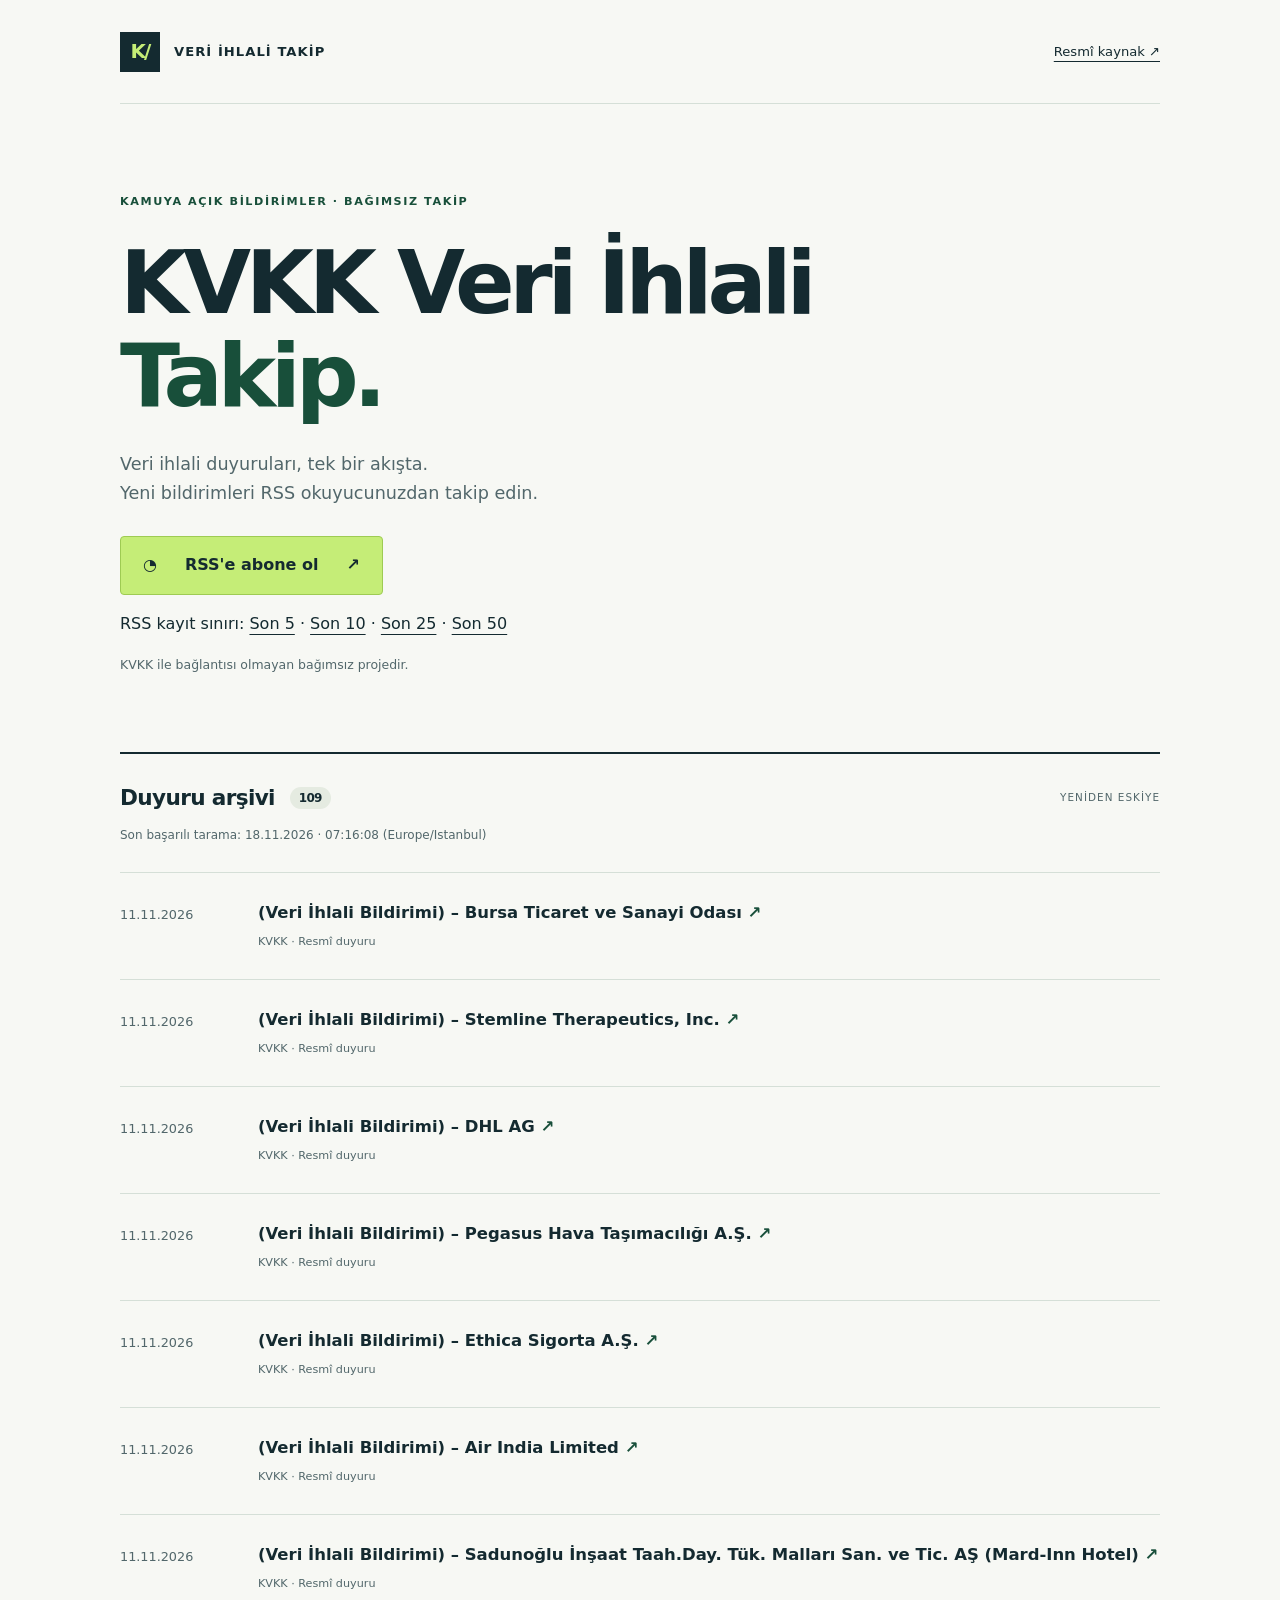
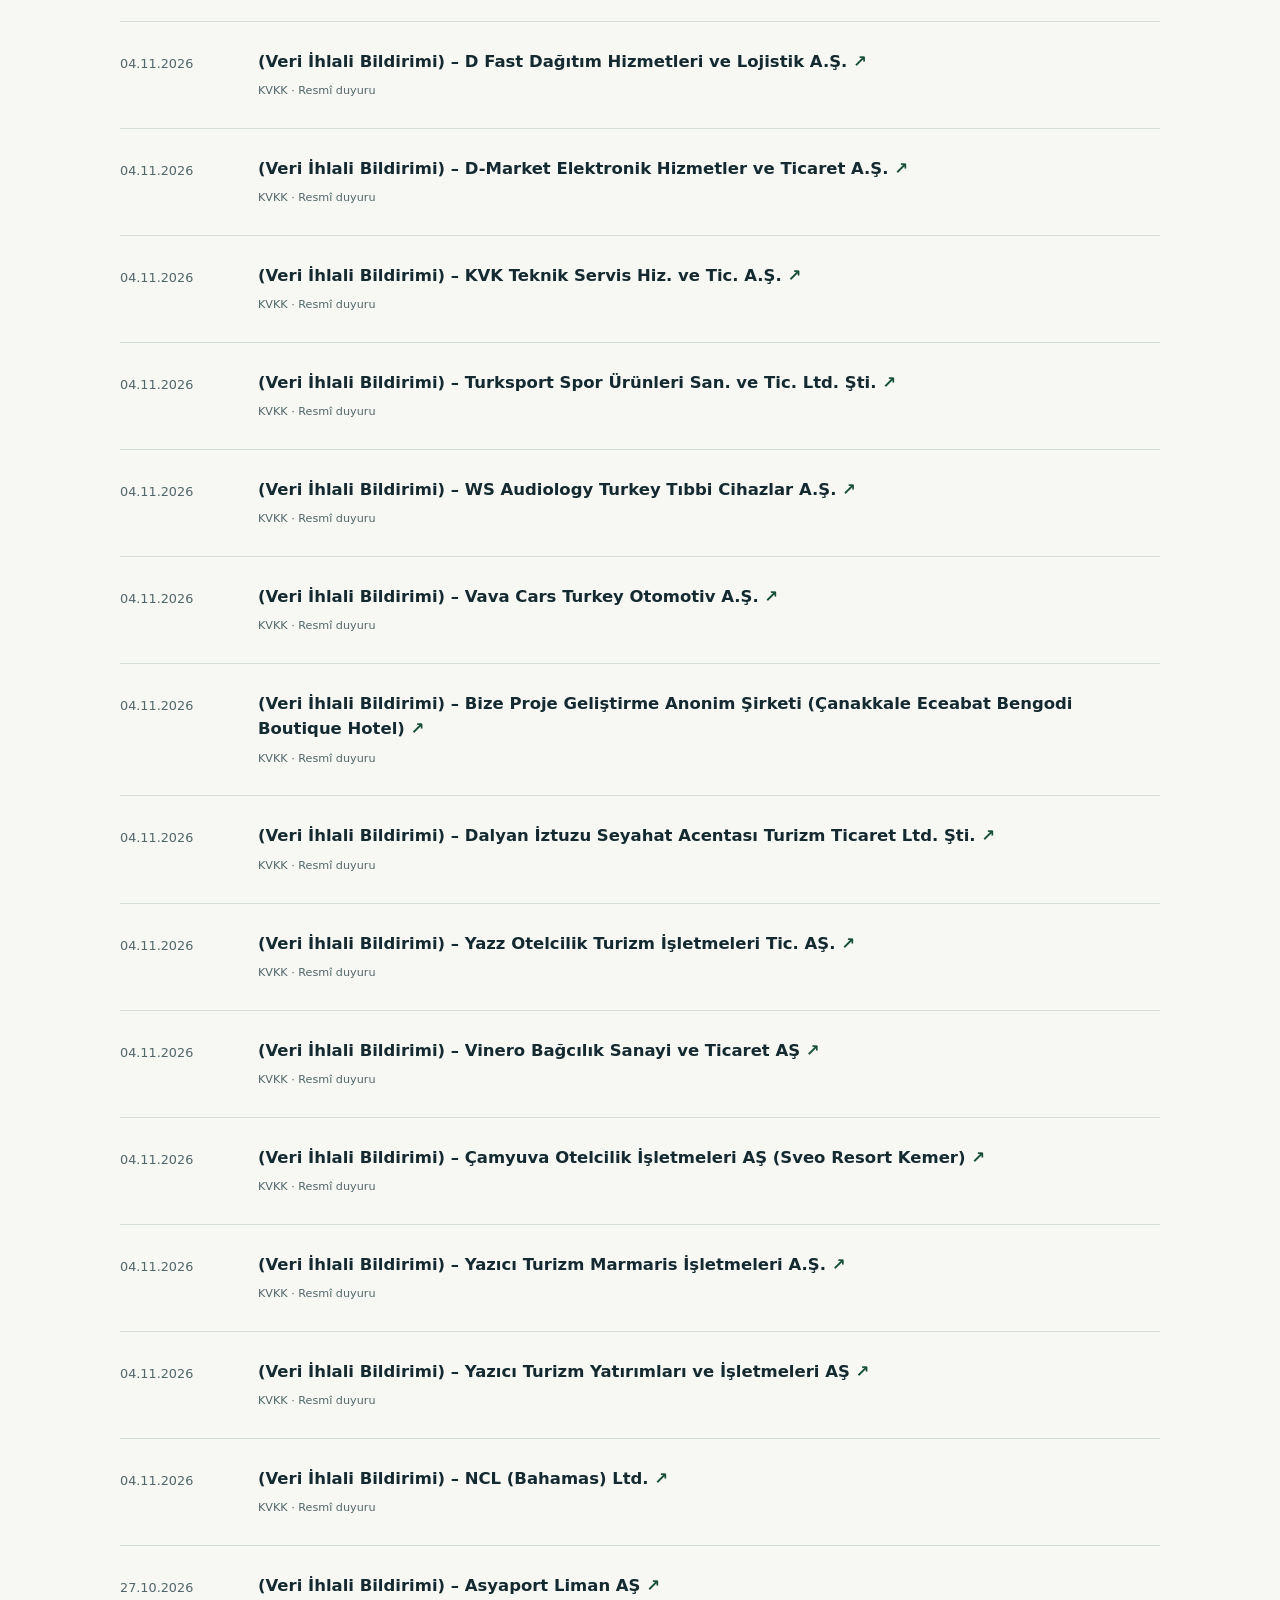
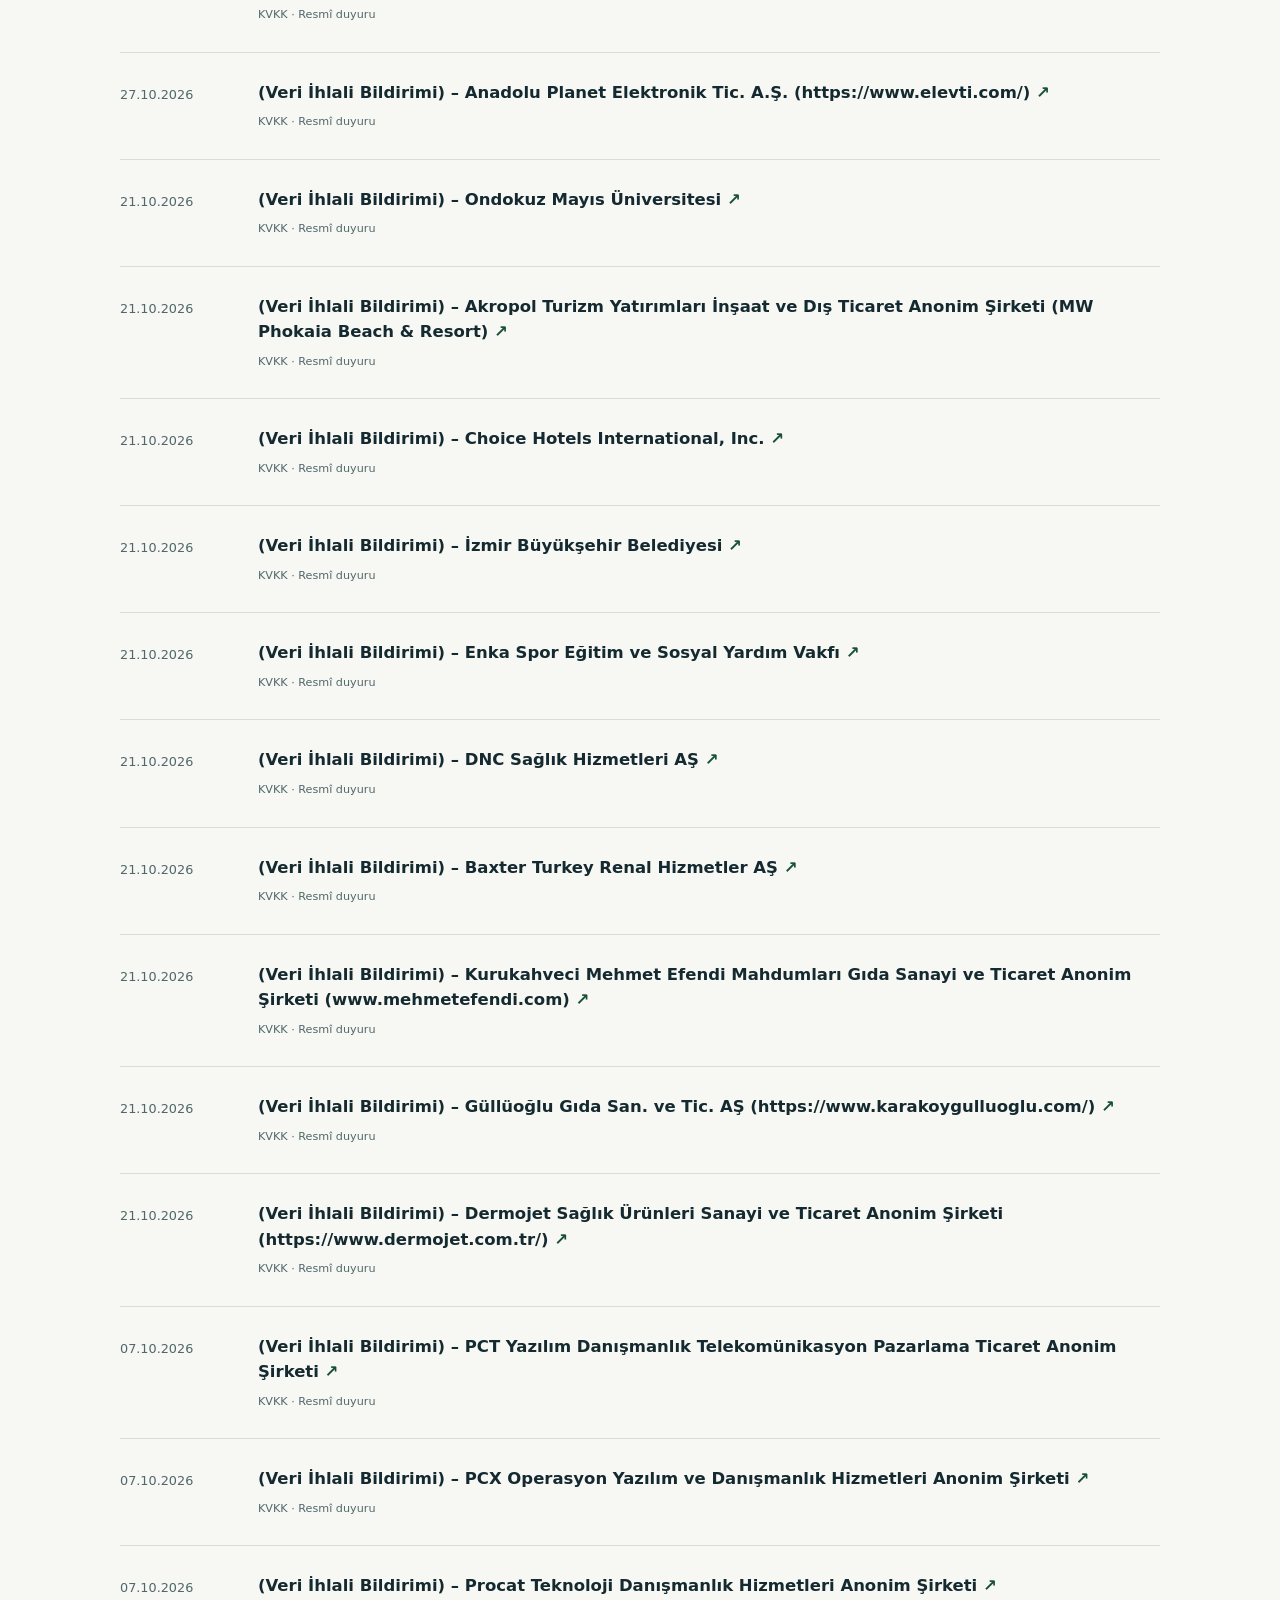
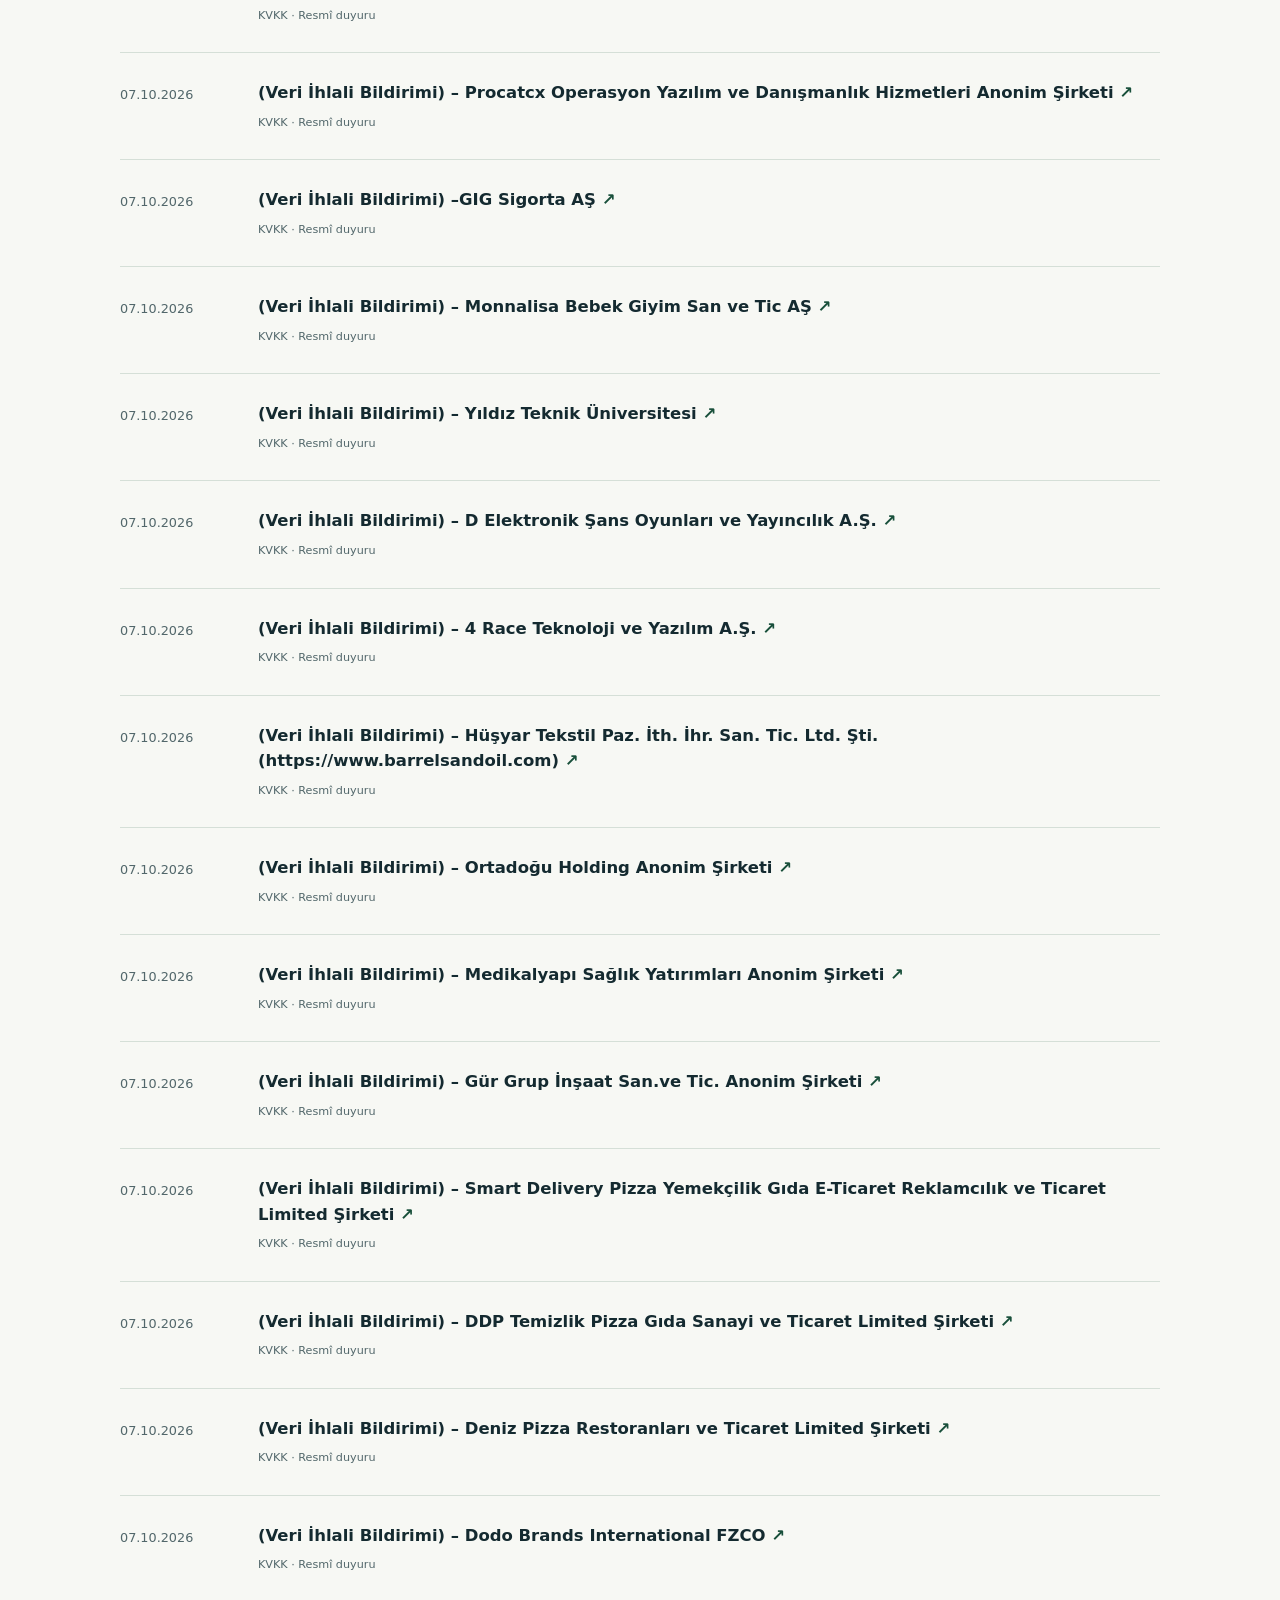
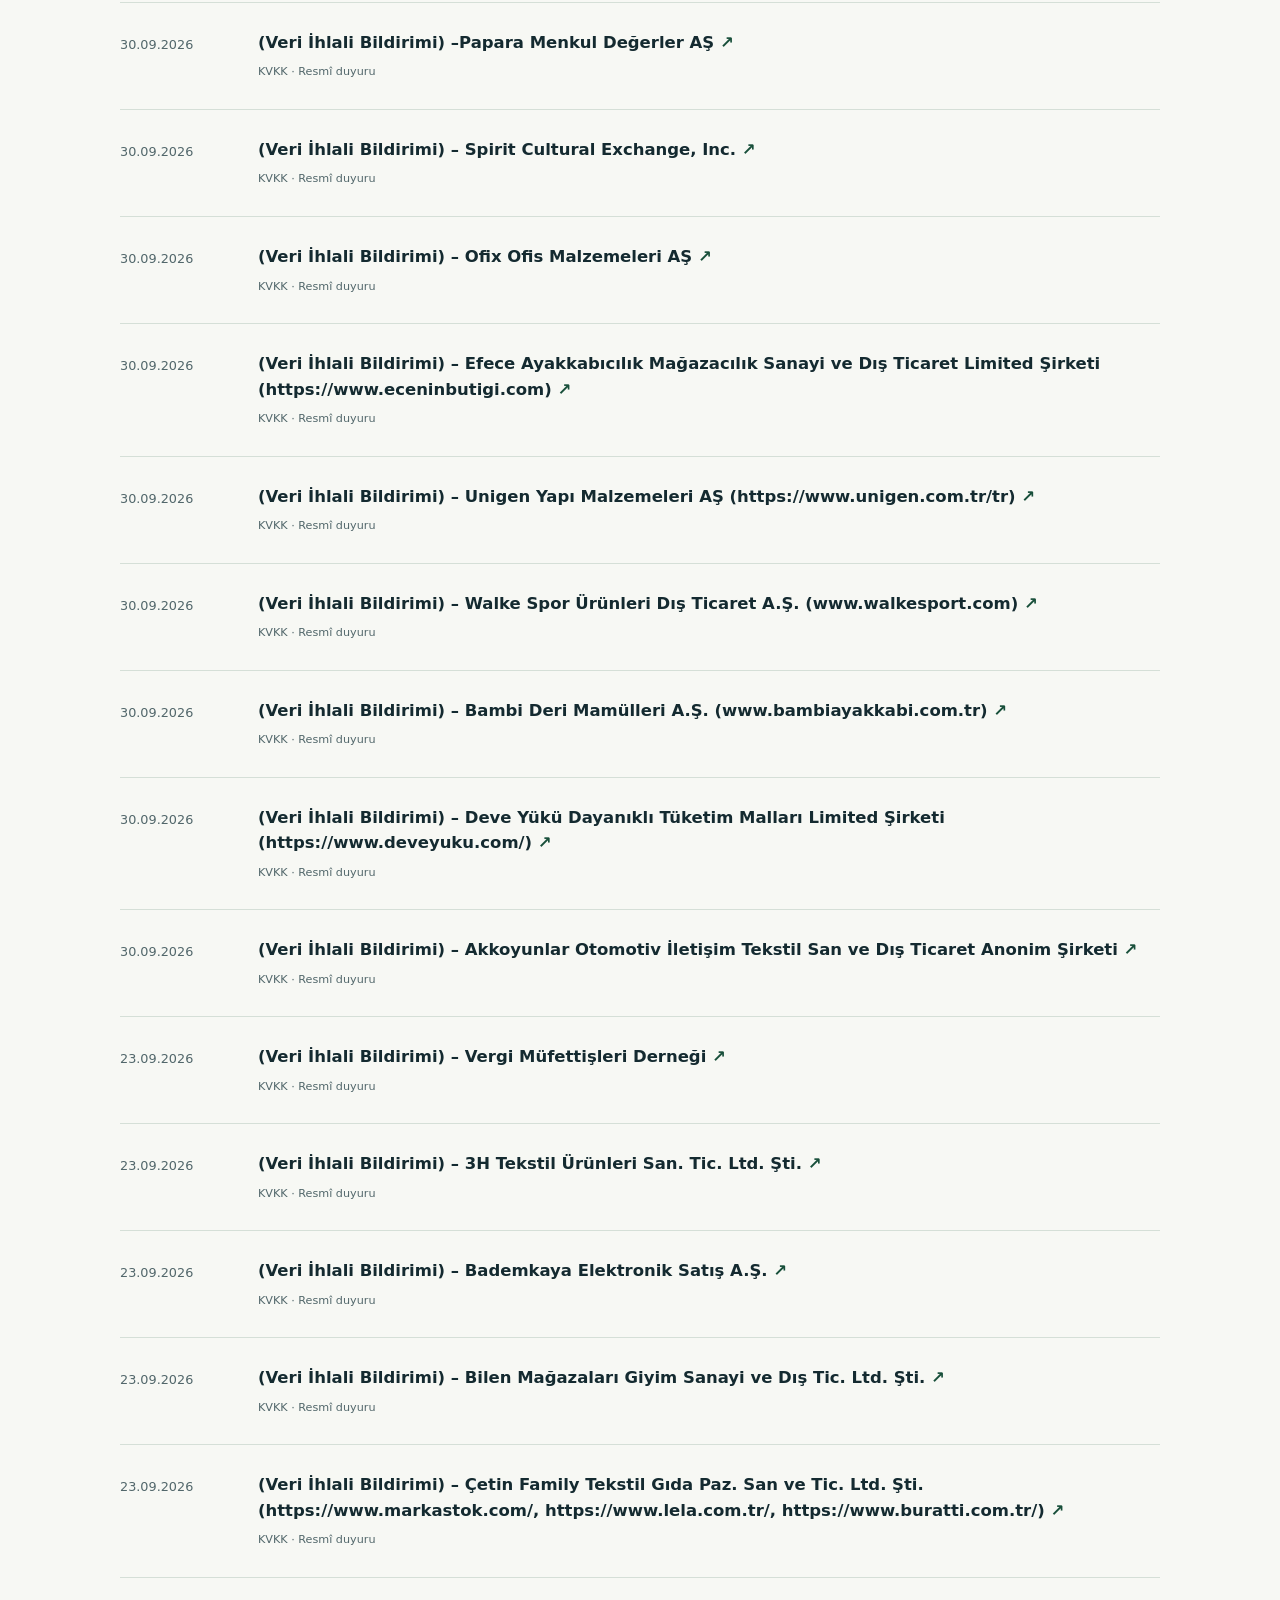
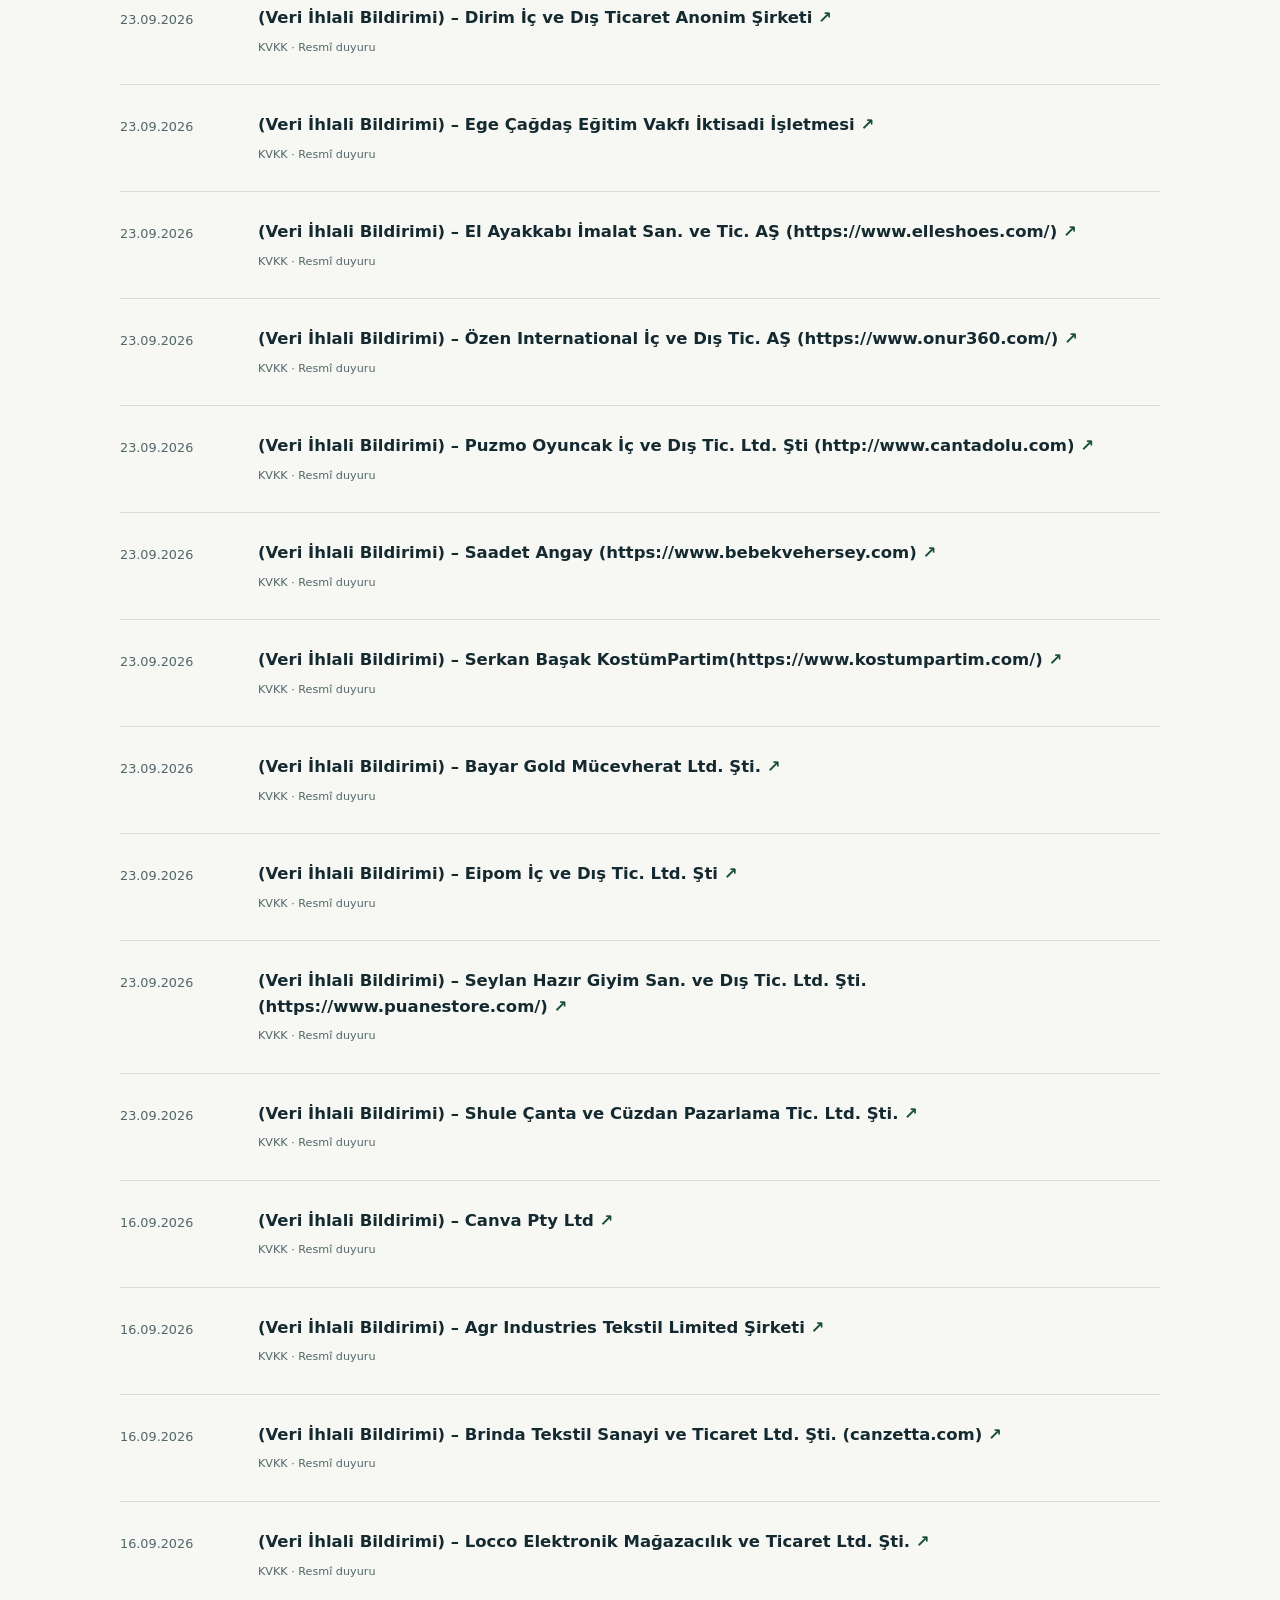
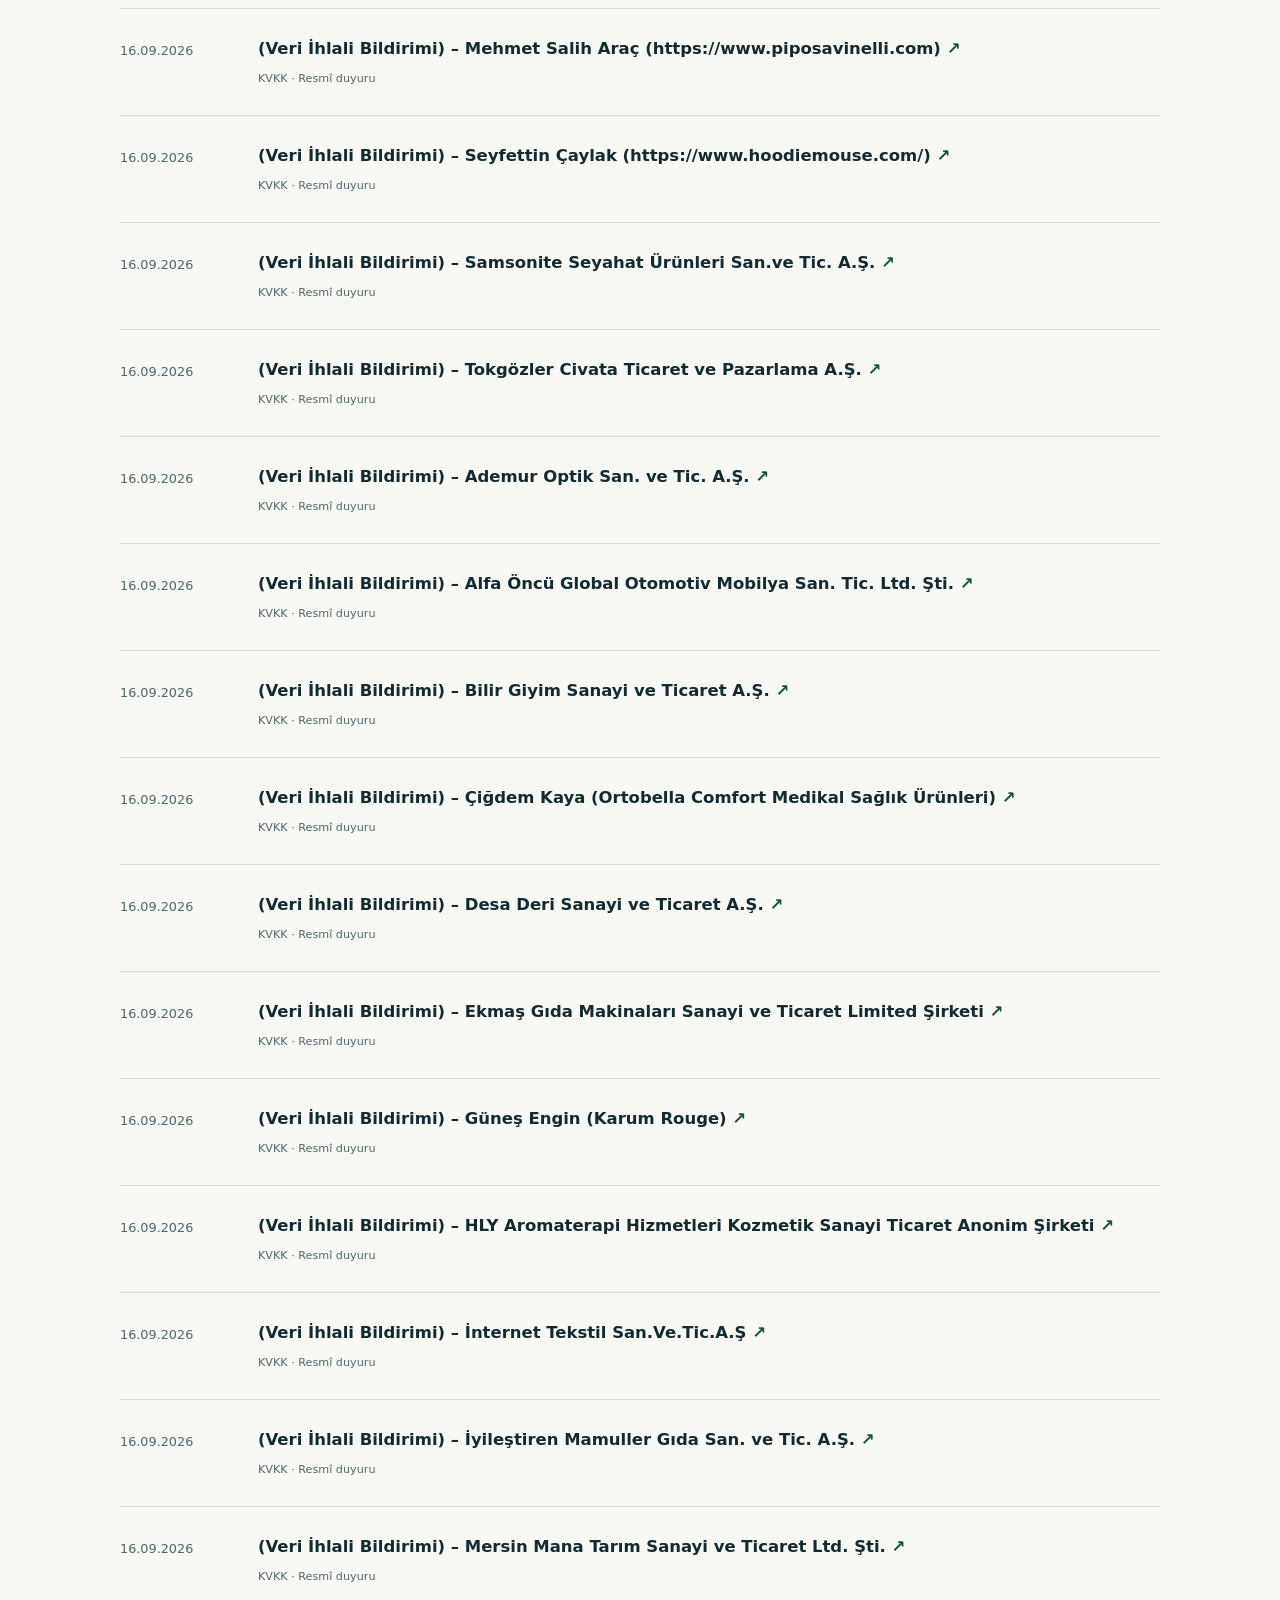
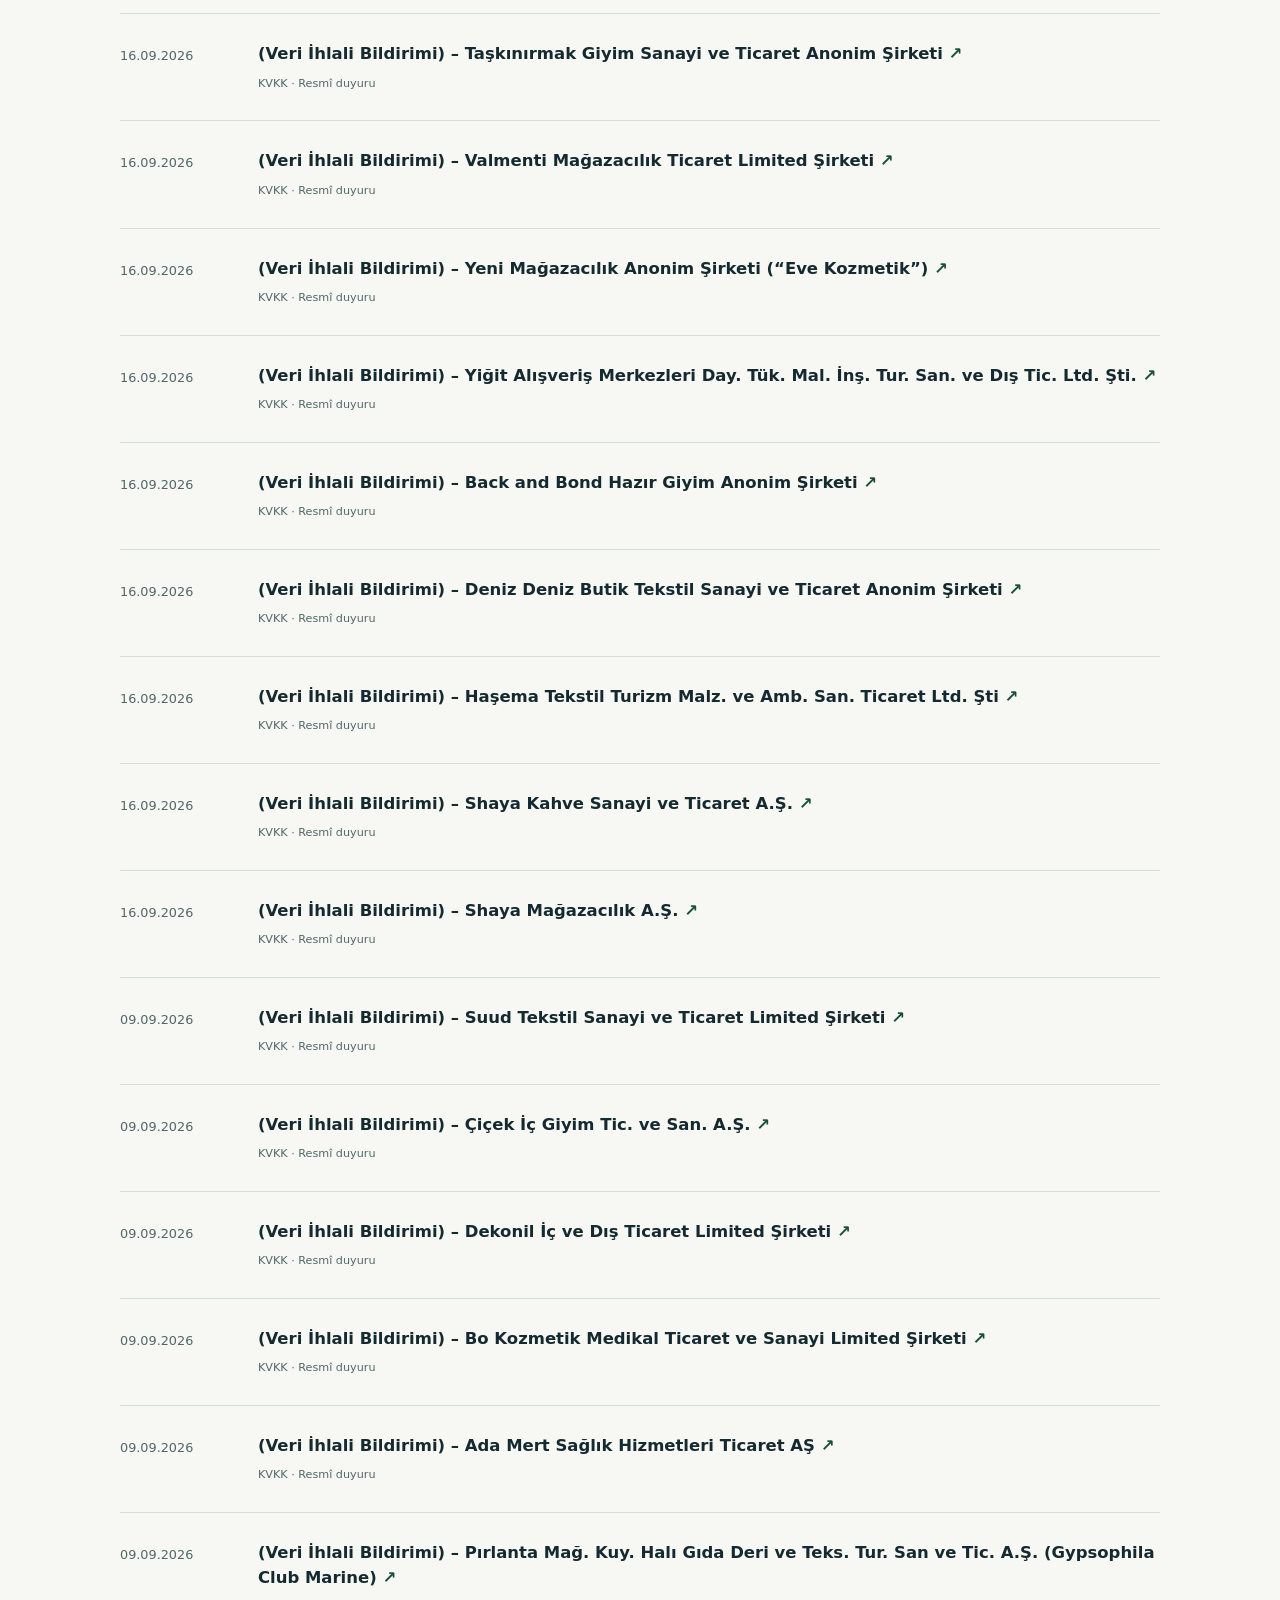
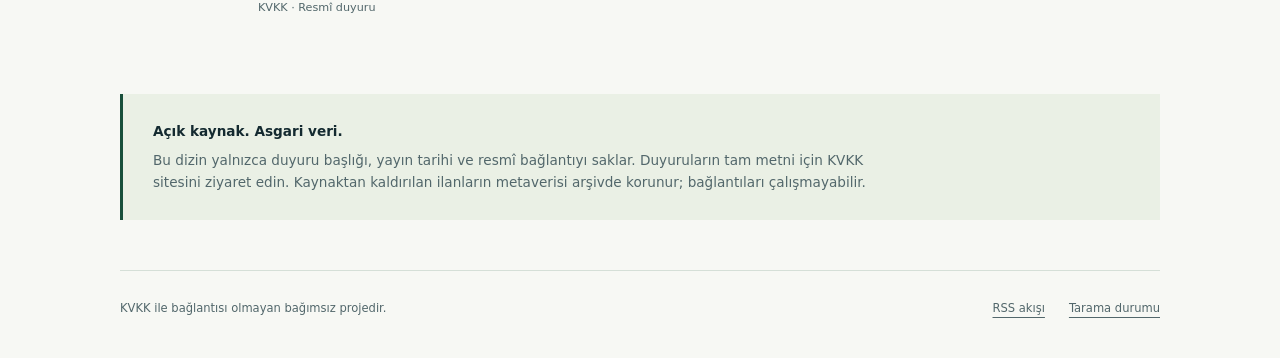
<file: docs/index.html>
<!doctype html>
<html lang="tr">
<head>
<meta charset="utf-8">
<meta name="viewport" content="width=device-width, initial-scale=1">
<meta name="description" content="KVKK veri ihlali duyurularını bağımsız RSS akışıyla takip edin. Yalnızca başlık, tarih ve resmî bağlantı.">
<title>KVKK Veri İhlali Takip</title>
<link rel="icon" type="image/svg+xml" href="./favicon.svg">
<link rel="alternate" type="application/rss+xml" title="KVKK Veri İhlali RSS" href="./feed.xml">
<link rel="stylesheet" href="./styles.css">
</head>
<body>
<a class="skip" href="#duyurular">Duyurulara geç</a>
<div class="shell">
<header class="topbar"><a class="brand" href="./"><span class="mark" aria-hidden="true">K/</span> VERİ İHLALİ TAKİP</a><a href="https://www.kvkk.gov.tr/veri-ihlali-bildirimi">Resmî kaynak ↗</a></header>
<main>
<section class="hero" aria-labelledby="page-title">
<p class="eyebrow">KAMUYA AÇIK BİLDİRİMLER · BAĞIMSIZ TAKİP</p>
<h1 id="page-title">KVKK Veri İhlali<br><span>Takip.</span></h1>
<p class="intro">Veri ihlali duyuruları, tek bir akışta.<br>Yeni bildirimleri RSS okuyucunuzdan takip edin.</p>
<a class="subscribe" href="./feed.xml"><span aria-hidden="true">◔</span> RSS'e abone ol <span aria-hidden="true">↗</span></a>
<p class="feed-options">RSS kayıt sınırı: <a href="./feed-5.xml">Son 5</a> · <a href="./feed-10.xml">Son 10</a> · <a href="./feed-25.xml">Son 25</a> · <a href="./feed-50.xml">Son 50</a></p>
<p class="independent">KVKK ile bağlantısı olmayan bağımsız projedir.</p>
</section>
<section class="listing" id="duyurular" aria-labelledby="list-title">
<div class="list-heading"><h2 id="list-title">Duyuru arşivi <span class="count">109</span></h2><span>YENİDEN ESKİYE</span></div>
<p class="checked">Son başarılı tarama: <time datetime="2026-11-18T04:16:08Z">18.11.2026 · 07:16:08 (Europe/Istanbul)</time></p>
<ol class="announcements"><li class="announcement">
  <time datetime="2026-11-11">11.11.2026</time>
  <h3><a href="https://www.kvkk.gov.tr/Icerik/9094/kamuoyu-duyurusu-veri-ihlali-bildirimi-bursa-ticaret-ve-sanayi-odasi">(Veri İhlali Bildirimi) – Bursa Ticaret ve Sanayi Odası<span aria-hidden="true"> ↗</span></a></h3>
  <span class="source">KVKK · Resmî duyuru</span>
</li><li class="announcement">
  <time datetime="2026-11-11">11.11.2026</time>
  <h3><a href="https://www.kvkk.gov.tr/Icerik/9095/kamuoyu-duyurusu-veri-ihlali-bildirimi-stemline-therapeutics-inc">(Veri İhlali Bildirimi) – Stemline Therapeutics, Inc.<span aria-hidden="true"> ↗</span></a></h3>
  <span class="source">KVKK · Resmî duyuru</span>
</li><li class="announcement">
  <time datetime="2026-11-11">11.11.2026</time>
  <h3><a href="https://www.kvkk.gov.tr/Icerik/9096/kamuoyu-duyurusu-veri-ihlali-bildirimi-dhl-ag">(Veri İhlali Bildirimi) – DHL AG<span aria-hidden="true"> ↗</span></a></h3>
  <span class="source">KVKK · Resmî duyuru</span>
</li><li class="announcement">
  <time datetime="2026-11-11">11.11.2026</time>
  <h3><a href="https://www.kvkk.gov.tr/Icerik/9097/kamuoyu-duyurusu-veri-ihlali-bildirimi-pegasus-hava-tasimaciligi-a-s">(Veri İhlali Bildirimi) – Pegasus Hava Taşımacılığı A.Ş.<span aria-hidden="true"> ↗</span></a></h3>
  <span class="source">KVKK · Resmî duyuru</span>
</li><li class="announcement">
  <time datetime="2026-11-11">11.11.2026</time>
  <h3><a href="https://www.kvkk.gov.tr/Icerik/9098/kamuoyu-duyurusu-veri-ihlali-bildirimi-ethica-sigorta-a-s">(Veri İhlali Bildirimi) – Ethica Sigorta A.Ş.<span aria-hidden="true"> ↗</span></a></h3>
  <span class="source">KVKK · Resmî duyuru</span>
</li><li class="announcement">
  <time datetime="2026-11-11">11.11.2026</time>
  <h3><a href="https://www.kvkk.gov.tr/Icerik/9099/kamuoyu-duyurusu-veri-ihlali-bildirimi-air-india-limited">(Veri İhlali Bildirimi) – Air India Limited<span aria-hidden="true"> ↗</span></a></h3>
  <span class="source">KVKK · Resmî duyuru</span>
</li><li class="announcement">
  <time datetime="2026-11-11">11.11.2026</time>
  <h3><a href="https://www.kvkk.gov.tr/Icerik/9100/kamuoyu-duyurusu-veri-ihlali-bildirimi-sadunoglu-insaat-taah-day-tuk-mallari-san-ve-tic-as-mard-inn-hotel">(Veri İhlali Bildirimi) – Sadunoğlu İnşaat Taah.Day. Tük. Malları San. ve Tic. AŞ (Mard-Inn Hotel)<span aria-hidden="true"> ↗</span></a></h3>
  <span class="source">KVKK · Resmî duyuru</span>
</li><li class="announcement">
  <time datetime="2026-11-04">04.11.2026</time>
  <h3><a href="https://www.kvkk.gov.tr/Icerik/9079/kamuoyu-duyurusu-veri-ihlali-bildirimi-d-fast-dagitim-hizmetleri-ve-lojistik-a-s">(Veri İhlali Bildirimi) – D Fast Dağıtım Hizmetleri ve Lojistik A.Ş.<span aria-hidden="true"> ↗</span></a></h3>
  <span class="source">KVKK · Resmî duyuru</span>
</li><li class="announcement">
  <time datetime="2026-11-04">04.11.2026</time>
  <h3><a href="https://www.kvkk.gov.tr/Icerik/9080/kamuoyu-duyurusu-veri-ihlali-bildirimi-d-market-elektronik-hizmetler-ve-ticaret-a-s">(Veri İhlali Bildirimi) – D-Market Elektronik Hizmetler ve Ticaret A.Ş.<span aria-hidden="true"> ↗</span></a></h3>
  <span class="source">KVKK · Resmî duyuru</span>
</li><li class="announcement">
  <time datetime="2026-11-04">04.11.2026</time>
  <h3><a href="https://www.kvkk.gov.tr/Icerik/9081/kamuoyu-duyurusu-veri-ihlali-bildirimi-kvk-teknik-servis-hiz-ve-tic-a-s">(Veri İhlali Bildirimi) – KVK Teknik Servis Hiz. ve Tic. A.Ş.<span aria-hidden="true"> ↗</span></a></h3>
  <span class="source">KVKK · Resmî duyuru</span>
</li><li class="announcement">
  <time datetime="2026-11-04">04.11.2026</time>
  <h3><a href="https://www.kvkk.gov.tr/Icerik/9082/kamuoyu-duyurusu-veri-ihlali-bildirimi-turksport-spor-urunleri-san-ve-tic-ltd-sti">(Veri İhlali Bildirimi) – Turksport Spor Ürünleri San. ve Tic. Ltd. Şti.<span aria-hidden="true"> ↗</span></a></h3>
  <span class="source">KVKK · Resmî duyuru</span>
</li><li class="announcement">
  <time datetime="2026-11-04">04.11.2026</time>
  <h3><a href="https://www.kvkk.gov.tr/Icerik/9083/kamuoyu-duyurusu-veri-ihlali-bildirimi-ws-audiology-turkey-tibbi-cihazlar-a-s">(Veri İhlali Bildirimi) – WS Audiology Turkey Tıbbi Cihazlar A.Ş.<span aria-hidden="true"> ↗</span></a></h3>
  <span class="source">KVKK · Resmî duyuru</span>
</li><li class="announcement">
  <time datetime="2026-11-04">04.11.2026</time>
  <h3><a href="https://www.kvkk.gov.tr/Icerik/9084/kamuoyu-duyurusu-veri-ihlali-bildirimi-vava-cars-turkey-otomotiv-a-s">(Veri İhlali Bildirimi) – Vava Cars Turkey Otomotiv A.Ş.<span aria-hidden="true"> ↗</span></a></h3>
  <span class="source">KVKK · Resmî duyuru</span>
</li><li class="announcement">
  <time datetime="2026-11-04">04.11.2026</time>
  <h3><a href="https://www.kvkk.gov.tr/Icerik/9085/kamuoyu-duyurusu-veri-ihlali-bildirimi-bize-proje-gelistirme-anonim-sirketi-canakkale-eceabat-bengodi-boutique-hotel">(Veri İhlali Bildirimi) – Bize Proje Geliştirme Anonim Şirketi (Çanakkale Eceabat Bengodi Boutique Hotel)<span aria-hidden="true"> ↗</span></a></h3>
  <span class="source">KVKK · Resmî duyuru</span>
</li><li class="announcement">
  <time datetime="2026-11-04">04.11.2026</time>
  <h3><a href="https://www.kvkk.gov.tr/Icerik/9086/kamuoyu-duyurusu-veri-ihlali-bildirimi-dalyan-iztuzu-seyahat-acentasi-turizm-ticaret-ltd-sti">(Veri İhlali Bildirimi) – Dalyan İztuzu Seyahat Acentası Turizm Ticaret Ltd. Şti.<span aria-hidden="true"> ↗</span></a></h3>
  <span class="source">KVKK · Resmî duyuru</span>
</li><li class="announcement">
  <time datetime="2026-11-04">04.11.2026</time>
  <h3><a href="https://www.kvkk.gov.tr/Icerik/9087/kamuoyu-duyurusu-veri-ihlali-bildirimi-yazz-otelcilik-turizm-isletmeleri-tic-as">(Veri İhlali Bildirimi) – Yazz Otelcilik Turizm İşletmeleri Tic. AŞ.<span aria-hidden="true"> ↗</span></a></h3>
  <span class="source">KVKK · Resmî duyuru</span>
</li><li class="announcement">
  <time datetime="2026-11-04">04.11.2026</time>
  <h3><a href="https://www.kvkk.gov.tr/Icerik/9088/kamuoyu-duyurusu-veri-ihlali-bildirimi-vinero-bagcilik-sanayi-ve-ticaret-as">(Veri İhlali Bildirimi) – Vinero Bağcılık Sanayi ve Ticaret AŞ<span aria-hidden="true"> ↗</span></a></h3>
  <span class="source">KVKK · Resmî duyuru</span>
</li><li class="announcement">
  <time datetime="2026-11-04">04.11.2026</time>
  <h3><a href="https://www.kvkk.gov.tr/Icerik/9089/kamuoyu-duyurusu-veri-ihlali-bildirimi-camyuva-otelcilik-isletmeleri-as-sveo-resort-kemer">(Veri İhlali Bildirimi) – Çamyuva Otelcilik İşletmeleri AŞ (Sveo Resort Kemer)<span aria-hidden="true"> ↗</span></a></h3>
  <span class="source">KVKK · Resmî duyuru</span>
</li><li class="announcement">
  <time datetime="2026-11-04">04.11.2026</time>
  <h3><a href="https://www.kvkk.gov.tr/Icerik/9090/kamuoyu-duyurusu-veri-ihlali-bildirimi-yazici-turizm-marmaris-isletmeleri-a-s">(Veri İhlali Bildirimi) – Yazıcı Turizm Marmaris İşletmeleri A.Ş.<span aria-hidden="true"> ↗</span></a></h3>
  <span class="source">KVKK · Resmî duyuru</span>
</li><li class="announcement">
  <time datetime="2026-11-04">04.11.2026</time>
  <h3><a href="https://www.kvkk.gov.tr/Icerik/9091/kamuoyu-duyurusu-veri-ihlali-bildirimi-yazici-turizm-yatirimlari-ve-isletmeleri-as">(Veri İhlali Bildirimi) – Yazıcı Turizm Yatırımları ve İşletmeleri AŞ<span aria-hidden="true"> ↗</span></a></h3>
  <span class="source">KVKK · Resmî duyuru</span>
</li><li class="announcement">
  <time datetime="2026-11-04">04.11.2026</time>
  <h3><a href="https://www.kvkk.gov.tr/Icerik/9092/kamuoyu-duyurusu-veri-ihlali-bildirimi-ncl-bahamas-ltd">(Veri İhlali Bildirimi) – NCL (Bahamas) Ltd.<span aria-hidden="true"> ↗</span></a></h3>
  <span class="source">KVKK · Resmî duyuru</span>
</li><li class="announcement">
  <time datetime="2026-10-27">27.10.2026</time>
  <h3><a href="https://www.kvkk.gov.tr/Icerik/9075/kamuoyu-duyurusu-veri-ihlali-bildirimi-asyaport-liman-as">(Veri İhlali Bildirimi) – Asyaport Liman AŞ<span aria-hidden="true"> ↗</span></a></h3>
  <span class="source">KVKK · Resmî duyuru</span>
</li><li class="announcement">
  <time datetime="2026-10-27">27.10.2026</time>
  <h3><a href="https://www.kvkk.gov.tr/Icerik/9076/kamuoyu-duyurusu-veri-ihlali-bildirimi-anadolu-planet-elektronik-tic-a-s-https-www-elevti-com">(Veri İhlali Bildirimi) – Anadolu Planet Elektronik Tic. A.Ş. (https://www.elevti.com/)<span aria-hidden="true"> ↗</span></a></h3>
  <span class="source">KVKK · Resmî duyuru</span>
</li><li class="announcement">
  <time datetime="2026-10-21">21.10.2026</time>
  <h3><a href="https://www.kvkk.gov.tr/Icerik/9064/kamuoyu-duyurusu-veri-ihlali-bildirimi-ondokuz-mayis-universitesi">(Veri İhlali Bildirimi) – Ondokuz Mayıs Üniversitesi<span aria-hidden="true"> ↗</span></a></h3>
  <span class="source">KVKK · Resmî duyuru</span>
</li><li class="announcement">
  <time datetime="2026-10-21">21.10.2026</time>
  <h3><a href="https://www.kvkk.gov.tr/Icerik/9065/kamuoyu-duyurusu-veri-ihlali-bildirimi-akropol-turizm-yatirimlari-insaat-ve-dis-ticaret-anonim-sirketi-mw-phokaia-beach-resort">(Veri İhlali Bildirimi) – Akropol Turizm Yatırımları İnşaat ve Dış Ticaret Anonim Şirketi (MW Phokaia Beach &amp; Resort)<span aria-hidden="true"> ↗</span></a></h3>
  <span class="source">KVKK · Resmî duyuru</span>
</li><li class="announcement">
  <time datetime="2026-10-21">21.10.2026</time>
  <h3><a href="https://www.kvkk.gov.tr/Icerik/9066/kamuoyu-duyurusu-veri-ihlali-bildirimi-choice-hotels-international-inc">(Veri İhlali Bildirimi) – Choice Hotels International, Inc.<span aria-hidden="true"> ↗</span></a></h3>
  <span class="source">KVKK · Resmî duyuru</span>
</li><li class="announcement">
  <time datetime="2026-10-21">21.10.2026</time>
  <h3><a href="https://www.kvkk.gov.tr/Icerik/9067/kamuoyu-duyurusu-veri-ihlali-bildirimi-izmir-buyuksehir-belediyesi">(Veri İhlali Bildirimi) – İzmir Büyükşehir Belediyesi<span aria-hidden="true"> ↗</span></a></h3>
  <span class="source">KVKK · Resmî duyuru</span>
</li><li class="announcement">
  <time datetime="2026-10-21">21.10.2026</time>
  <h3><a href="https://www.kvkk.gov.tr/Icerik/9068/kamuoyu-duyurusu-veri-ihlali-bildirimi-enka-spor-egitim-ve-sosyal-yardim-vakfi">(Veri İhlali Bildirimi) – Enka Spor Eğitim ve Sosyal Yardım Vakfı<span aria-hidden="true"> ↗</span></a></h3>
  <span class="source">KVKK · Resmî duyuru</span>
</li><li class="announcement">
  <time datetime="2026-10-21">21.10.2026</time>
  <h3><a href="https://www.kvkk.gov.tr/Icerik/9069/kamuoyu-duyurusu-veri-ihlali-bildirimi-dnc-saglik-hizmetleri-as">(Veri İhlali Bildirimi) – DNC Sağlık Hizmetleri AŞ<span aria-hidden="true"> ↗</span></a></h3>
  <span class="source">KVKK · Resmî duyuru</span>
</li><li class="announcement">
  <time datetime="2026-10-21">21.10.2026</time>
  <h3><a href="https://www.kvkk.gov.tr/Icerik/9070/kamuoyu-duyurusu-veri-ihlali-bildirimi-baxter-turkey-renal-hizmetler-as">(Veri İhlali Bildirimi) – Baxter Turkey Renal Hizmetler AŞ<span aria-hidden="true"> ↗</span></a></h3>
  <span class="source">KVKK · Resmî duyuru</span>
</li><li class="announcement">
  <time datetime="2026-10-21">21.10.2026</time>
  <h3><a href="https://www.kvkk.gov.tr/Icerik/9071/kamuoyu-duyurusu-veri-ihlali-bildirimi-kurukahveci-mehmet-efendi-mahdumlari-gida-sanayi-ve-ticaret-anonim-sirketi-www-mehmetefendi-com">(Veri İhlali Bildirimi) – Kurukahveci Mehmet Efendi Mahdumları Gıda Sanayi ve Ticaret Anonim Şirketi (www.mehmetefendi.com)<span aria-hidden="true"> ↗</span></a></h3>
  <span class="source">KVKK · Resmî duyuru</span>
</li><li class="announcement">
  <time datetime="2026-10-21">21.10.2026</time>
  <h3><a href="https://www.kvkk.gov.tr/Icerik/9072/kamuoyu-duyurusu-veri-ihlali-bildirimi-gulluoglu-gida-san-ve-tic-as-https-www-karakoygulluoglu-com">(Veri İhlali Bildirimi) – Güllüoğlu Gıda San. ve Tic. AŞ (https://www.karakoygulluoglu.com/)<span aria-hidden="true"> ↗</span></a></h3>
  <span class="source">KVKK · Resmî duyuru</span>
</li><li class="announcement">
  <time datetime="2026-10-21">21.10.2026</time>
  <h3><a href="https://www.kvkk.gov.tr/Icerik/9073/kamuoyu-duyurusu-veri-ihlali-bildirimi-dermojet-saglik-urunleri-sanayi-ve-ticaret-anonim-sirketi-https-www-dermojet-com-tr">(Veri İhlali Bildirimi) – Dermojet Sağlık Ürünleri Sanayi ve Ticaret Anonim Şirketi (https://www.dermojet.com.tr/)<span aria-hidden="true"> ↗</span></a></h3>
  <span class="source">KVKK · Resmî duyuru</span>
</li><li class="announcement">
  <time datetime="2026-10-07">07.10.2026</time>
  <h3><a href="https://www.kvkk.gov.tr/Icerik/9027/kamuoyu-duyurusu-veri-ihlali-bildirimi-pct-yazilim-danismanlik-telekomunikasyon-pazarlama-ticaret-anonim-sirketi">(Veri İhlali Bildirimi) – PCT Yazılım Danışmanlık Telekomünikasyon Pazarlama Ticaret Anonim Şirketi<span aria-hidden="true"> ↗</span></a></h3>
  <span class="source">KVKK · Resmî duyuru</span>
</li><li class="announcement">
  <time datetime="2026-10-07">07.10.2026</time>
  <h3><a href="https://www.kvkk.gov.tr/Icerik/9028/kamuoyu-duyurusu-veri-ihlali-bildirimi-pcx-operasyon-yazilim-ve-danismanlik-hizmetleri-anonim-sirketi">(Veri İhlali Bildirimi) – PCX Operasyon Yazılım ve Danışmanlık Hizmetleri Anonim Şirketi<span aria-hidden="true"> ↗</span></a></h3>
  <span class="source">KVKK · Resmî duyuru</span>
</li><li class="announcement">
  <time datetime="2026-10-07">07.10.2026</time>
  <h3><a href="https://www.kvkk.gov.tr/Icerik/9029/kamuoyu-duyurusu-veri-ihlali-bildirimi-procat-teknoloji-danismanlik-hizmetleri-anonim-sirketi">(Veri İhlali Bildirimi) – Procat Teknoloji Danışmanlık Hizmetleri Anonim Şirketi<span aria-hidden="true"> ↗</span></a></h3>
  <span class="source">KVKK · Resmî duyuru</span>
</li><li class="announcement">
  <time datetime="2026-10-07">07.10.2026</time>
  <h3><a href="https://www.kvkk.gov.tr/Icerik/9030/kamuoyu-duyurusu-veri-ihlali-bildirimi-procatcx-operasyon-yazilim-ve-danismanlik-hizmetleri-anonim-sirketi">(Veri İhlali Bildirimi) – Procatcx Operasyon Yazılım ve Danışmanlık Hizmetleri Anonim Şirketi<span aria-hidden="true"> ↗</span></a></h3>
  <span class="source">KVKK · Resmî duyuru</span>
</li><li class="announcement">
  <time datetime="2026-10-07">07.10.2026</time>
  <h3><a href="https://www.kvkk.gov.tr/Icerik/9031/kamuoyu-duyurusu-veri-ihlali-bildirimi-gig-sigorta-as">(Veri İhlali Bildirimi) –GIG Sigorta AŞ<span aria-hidden="true"> ↗</span></a></h3>
  <span class="source">KVKK · Resmî duyuru</span>
</li><li class="announcement">
  <time datetime="2026-10-07">07.10.2026</time>
  <h3><a href="https://www.kvkk.gov.tr/Icerik/9032/kamuoyu-duyurusu-veri-ihlali-bildirimi-monnalisa-bebek-giyim-san-ve-tic-as">(Veri İhlali Bildirimi) – Monnalisa Bebek Giyim San ve Tic AŞ<span aria-hidden="true"> ↗</span></a></h3>
  <span class="source">KVKK · Resmî duyuru</span>
</li><li class="announcement">
  <time datetime="2026-10-07">07.10.2026</time>
  <h3><a href="https://www.kvkk.gov.tr/Icerik/9033/kamuoyu-duyurusu-veri-ihlali-bildirimi-yildiz-teknik-universitesi">(Veri İhlali Bildirimi) – Yıldız Teknik Üniversitesi<span aria-hidden="true"> ↗</span></a></h3>
  <span class="source">KVKK · Resmî duyuru</span>
</li><li class="announcement">
  <time datetime="2026-10-07">07.10.2026</time>
  <h3><a href="https://www.kvkk.gov.tr/Icerik/9034/kamuoyu-duyurusu-veri-ihlali-bildirimi-d-elektronik-sans-oyunlari-ve-yayincilik-a-s">(Veri İhlali Bildirimi) – D Elektronik Şans Oyunları ve Yayıncılık A.Ş.<span aria-hidden="true"> ↗</span></a></h3>
  <span class="source">KVKK · Resmî duyuru</span>
</li><li class="announcement">
  <time datetime="2026-10-07">07.10.2026</time>
  <h3><a href="https://www.kvkk.gov.tr/Icerik/9035/kamuoyu-duyurusu-veri-ihlali-bildirimi-4-race-teknoloji-ve-yazilim-a-s">(Veri İhlali Bildirimi) – 4 Race Teknoloji ve Yazılım A.Ş.<span aria-hidden="true"> ↗</span></a></h3>
  <span class="source">KVKK · Resmî duyuru</span>
</li><li class="announcement">
  <time datetime="2026-10-07">07.10.2026</time>
  <h3><a href="https://www.kvkk.gov.tr/Icerik/9036/kamuoyu-duyurusu-veri-ihlali-bildirimi-husyar-tekstil-paz-ith-ihr-san-tic-ltd-sti-https-www-barrelsandoil-com">(Veri İhlali Bildirimi) – Hüşyar Tekstil Paz. İth. İhr. San. Tic. Ltd. Şti. (https://www.barrelsandoil.com)<span aria-hidden="true"> ↗</span></a></h3>
  <span class="source">KVKK · Resmî duyuru</span>
</li><li class="announcement">
  <time datetime="2026-10-07">07.10.2026</time>
  <h3><a href="https://www.kvkk.gov.tr/Icerik/9037/kamuoyu-duyurusu-veri-ihlali-bildirimi-ortadogu-holding-anonim-sirketi">(Veri İhlali Bildirimi) – Ortadoğu Holding Anonim Şirketi<span aria-hidden="true"> ↗</span></a></h3>
  <span class="source">KVKK · Resmî duyuru</span>
</li><li class="announcement">
  <time datetime="2026-10-07">07.10.2026</time>
  <h3><a href="https://www.kvkk.gov.tr/Icerik/9038/kamuoyu-duyurusu-veri-ihlali-bildirimi-medikalyapi-saglik-yatirimlari-anonim-sirketi">(Veri İhlali Bildirimi) – Medikalyapı Sağlık Yatırımları Anonim Şirketi<span aria-hidden="true"> ↗</span></a></h3>
  <span class="source">KVKK · Resmî duyuru</span>
</li><li class="announcement">
  <time datetime="2026-10-07">07.10.2026</time>
  <h3><a href="https://www.kvkk.gov.tr/Icerik/9039/kamuoyu-duyurusu-veri-ihlali-bildirimi-gur-grup-insaat-san-ve-tic-anonim-sirketi">(Veri İhlali Bildirimi) – Gür Grup İnşaat San.ve Tic. Anonim Şirketi<span aria-hidden="true"> ↗</span></a></h3>
  <span class="source">KVKK · Resmî duyuru</span>
</li><li class="announcement">
  <time datetime="2026-10-07">07.10.2026</time>
  <h3><a href="https://www.kvkk.gov.tr/Icerik/9040/kamuoyu-duyurusu-veri-ihlali-bildirimi-smart-delivery-pizza-yemekcilik-gida-e-ticaret-reklamcilik-ve-ticaret-limited-sirketi">(Veri İhlali Bildirimi) – Smart Delivery Pizza Yemekçilik Gıda E-Ticaret Reklamcılık ve Ticaret Limited Şirketi<span aria-hidden="true"> ↗</span></a></h3>
  <span class="source">KVKK · Resmî duyuru</span>
</li><li class="announcement">
  <time datetime="2026-10-07">07.10.2026</time>
  <h3><a href="https://www.kvkk.gov.tr/Icerik/9041/kamuoyu-duyurusu-veri-ihlali-bildirimi-ddp-temizlik-pizza-gida-sanayi-ve-ticaret-limited-sirketi">(Veri İhlali Bildirimi) – DDP Temizlik Pizza Gıda Sanayi ve Ticaret Limited Şirketi<span aria-hidden="true"> ↗</span></a></h3>
  <span class="source">KVKK · Resmî duyuru</span>
</li><li class="announcement">
  <time datetime="2026-10-07">07.10.2026</time>
  <h3><a href="https://www.kvkk.gov.tr/Icerik/9042/kamuoyu-duyurusu-veri-ihlali-bildirimi-deniz-pizza-restoranlari-ve-ticaret-limited-sirketi">(Veri İhlali Bildirimi) – Deniz Pizza Restoranları ve Ticaret Limited Şirketi<span aria-hidden="true"> ↗</span></a></h3>
  <span class="source">KVKK · Resmî duyuru</span>
</li><li class="announcement">
  <time datetime="2026-10-07">07.10.2026</time>
  <h3><a href="https://www.kvkk.gov.tr/Icerik/9043/kamuoyu-duyurusu-veri-ihlali-bildirimi-dodo-brands-international-fzco">(Veri İhlali Bildirimi) – Dodo Brands International FZCO<span aria-hidden="true"> ↗</span></a></h3>
  <span class="source">KVKK · Resmî duyuru</span>
</li><li class="announcement">
  <time datetime="2026-09-30">30.09.2026</time>
  <h3><a href="https://www.kvkk.gov.tr/Icerik/9015/kamuoyu-duyurusu-veri-ihlali-bildirimi-papara-menkul-degerler-as">(Veri İhlali Bildirimi) –Papara Menkul Değerler AŞ<span aria-hidden="true"> ↗</span></a></h3>
  <span class="source">KVKK · Resmî duyuru</span>
</li><li class="announcement">
  <time datetime="2026-09-30">30.09.2026</time>
  <h3><a href="https://www.kvkk.gov.tr/Icerik/9016/kamuoyu-duyurusu-veri-ihlali-bildirimi-spirit-cultural-exchange-inc">(Veri İhlali Bildirimi) – Spirit Cultural Exchange, Inc.<span aria-hidden="true"> ↗</span></a></h3>
  <span class="source">KVKK · Resmî duyuru</span>
</li><li class="announcement">
  <time datetime="2026-09-30">30.09.2026</time>
  <h3><a href="https://www.kvkk.gov.tr/Icerik/9017/kamuoyu-duyurusu-veri-ihlali-bildirimi-ofix-ofis-malzemeleri-as">(Veri İhlali Bildirimi) – Ofix Ofis Malzemeleri AŞ<span aria-hidden="true"> ↗</span></a></h3>
  <span class="source">KVKK · Resmî duyuru</span>
</li><li class="announcement">
  <time datetime="2026-09-30">30.09.2026</time>
  <h3><a href="https://www.kvkk.gov.tr/Icerik/9018/kamuoyu-duyurusu-veri-ihlali-bildirimi-efece-ayakkabicilik-magazacilik-sanayi-ve-dis-ticaret-limited-sirketi-https-www-eceninbutigi-com">(Veri İhlali Bildirimi) – Efece Ayakkabıcılık Mağazacılık Sanayi ve Dış Ticaret Limited Şirketi (https://www.eceninbutigi.com)<span aria-hidden="true"> ↗</span></a></h3>
  <span class="source">KVKK · Resmî duyuru</span>
</li><li class="announcement">
  <time datetime="2026-09-30">30.09.2026</time>
  <h3><a href="https://www.kvkk.gov.tr/Icerik/9019/kamuoyu-duyurusu-veri-ihlali-bildirimi-unigen-yapi-malzemeleri-as-https-www-unigen-com-tr-tr">(Veri İhlali Bildirimi) – Unigen Yapı Malzemeleri AŞ (https://www.unigen.com.tr/tr)<span aria-hidden="true"> ↗</span></a></h3>
  <span class="source">KVKK · Resmî duyuru</span>
</li><li class="announcement">
  <time datetime="2026-09-30">30.09.2026</time>
  <h3><a href="https://www.kvkk.gov.tr/Icerik/9020/kamuoyu-duyurusu-veri-ihlali-bildirimi-walke-spor-urunleri-dis-ticaret-a-s-www-walkesport-com">(Veri İhlali Bildirimi) – Walke Spor Ürünleri Dış Ticaret A.Ş. (www.walkesport.com)<span aria-hidden="true"> ↗</span></a></h3>
  <span class="source">KVKK · Resmî duyuru</span>
</li><li class="announcement">
  <time datetime="2026-09-30">30.09.2026</time>
  <h3><a href="https://www.kvkk.gov.tr/Icerik/9021/kamuoyu-duyurusu-veri-ihlali-bildirimi-bambi-deri-mamulleri-a-s-www-bambiayakkabi-com-tr">(Veri İhlali Bildirimi) – Bambi Deri Mamülleri A.Ş. (www.bambiayakkabi.com.tr)<span aria-hidden="true"> ↗</span></a></h3>
  <span class="source">KVKK · Resmî duyuru</span>
</li><li class="announcement">
  <time datetime="2026-09-30">30.09.2026</time>
  <h3><a href="https://www.kvkk.gov.tr/Icerik/9022/kamuoyu-duyurusu-veri-ihlali-bildirimi-deve-yuku-dayanikli-tuketim-mallari-limited-sirketi-https-www-deveyuku-com">(Veri İhlali Bildirimi) – Deve Yükü Dayanıklı Tüketim Malları Limited Şirketi (https://www.deveyuku.com/)<span aria-hidden="true"> ↗</span></a></h3>
  <span class="source">KVKK · Resmî duyuru</span>
</li><li class="announcement">
  <time datetime="2026-09-30">30.09.2026</time>
  <h3><a href="https://www.kvkk.gov.tr/Icerik/9023/kamuoyu-duyurusu-veri-ihlali-bildirimi-akkoyunlar-otomotiv-iletisim-tekstil-san-ve-dis-ticaret-anonim-sirketi">(Veri İhlali Bildirimi) – Akkoyunlar Otomotiv İletişim Tekstil San ve Dış Ticaret Anonim Şirketi<span aria-hidden="true"> ↗</span></a></h3>
  <span class="source">KVKK · Resmî duyuru</span>
</li><li class="announcement">
  <time datetime="2026-09-23">23.09.2026</time>
  <h3><a href="https://www.kvkk.gov.tr/Icerik/8993/kamuoyu-duyurusu-veri-ihlali-bildirimi-vergi-mufettisleri-dernegi">(Veri İhlali Bildirimi) – Vergi Müfettişleri Derneği<span aria-hidden="true"> ↗</span></a></h3>
  <span class="source">KVKK · Resmî duyuru</span>
</li><li class="announcement">
  <time datetime="2026-09-23">23.09.2026</time>
  <h3><a href="https://www.kvkk.gov.tr/Icerik/8994/kamuoyu-duyurusu-veri-ihlali-bildirimi-3h-tekstil-urunleri-san-tic-ltd-sti">(Veri İhlali Bildirimi) – 3H Tekstil Ürünleri San. Tic. Ltd. Şti.<span aria-hidden="true"> ↗</span></a></h3>
  <span class="source">KVKK · Resmî duyuru</span>
</li><li class="announcement">
  <time datetime="2026-09-23">23.09.2026</time>
  <h3><a href="https://www.kvkk.gov.tr/Icerik/8995/kamuoyu-duyurusu-veri-ihlali-bildirimi-bademkaya-elektronik-satis-a-s">(Veri İhlali Bildirimi) – Bademkaya Elektronik Satış A.Ş.<span aria-hidden="true"> ↗</span></a></h3>
  <span class="source">KVKK · Resmî duyuru</span>
</li><li class="announcement">
  <time datetime="2026-09-23">23.09.2026</time>
  <h3><a href="https://www.kvkk.gov.tr/Icerik/8996/kamuoyu-duyurusu-veri-ihlali-bildirimi-bilen-magazalari-giyim-sanayi-ve-dis-tic-ltd-sti">(Veri İhlali Bildirimi) – Bilen Mağazaları Giyim Sanayi ve Dış Tic. Ltd. Şti.<span aria-hidden="true"> ↗</span></a></h3>
  <span class="source">KVKK · Resmî duyuru</span>
</li><li class="announcement">
  <time datetime="2026-09-23">23.09.2026</time>
  <h3><a href="https://www.kvkk.gov.tr/Icerik/8997/kamuoyu-duyurusu-veri-ihlali-bildirimi-cetin-family-tekstil-gida-paz-san-ve-tic-ltd-sti-https-www-markastok-com-https-www-lela-com-tr-https-www-buratti-com-tr">(Veri İhlali Bildirimi) – Çetin Family Tekstil Gıda Paz. San ve Tic. Ltd. Şti. (https://www.markastok.com/, https://www.lela.com.tr/, https://www.buratti.com.tr/)<span aria-hidden="true"> ↗</span></a></h3>
  <span class="source">KVKK · Resmî duyuru</span>
</li><li class="announcement">
  <time datetime="2026-09-23">23.09.2026</time>
  <h3><a href="https://www.kvkk.gov.tr/Icerik/8998/kamuoyu-duyurusu-veri-ihlali-bildirimi-dirim-ic-ve-dis-ticaret-anonim-sirketi">(Veri İhlali Bildirimi) – Dirim İç ve Dış Ticaret Anonim Şirketi<span aria-hidden="true"> ↗</span></a></h3>
  <span class="source">KVKK · Resmî duyuru</span>
</li><li class="announcement">
  <time datetime="2026-09-23">23.09.2026</time>
  <h3><a href="https://www.kvkk.gov.tr/Icerik/8999/kamuoyu-duyurusu-veri-ihlali-bildirimi-ege-cagdas-egitim-vakfi-iktisadi-isletmesi">(Veri İhlali Bildirimi) – Ege Çağdaş Eğitim Vakfı İktisadi İşletmesi<span aria-hidden="true"> ↗</span></a></h3>
  <span class="source">KVKK · Resmî duyuru</span>
</li><li class="announcement">
  <time datetime="2026-09-23">23.09.2026</time>
  <h3><a href="https://www.kvkk.gov.tr/Icerik/9000/kamuoyu-duyurusu-veri-ihlali-bildirimi-el-ayakkabi-imalat-san-ve-tic-as">(Veri İhlali Bildirimi) – El Ayakkabı İmalat San. ve Tic. AŞ (https://www.elleshoes.com/)<span aria-hidden="true"> ↗</span></a></h3>
  <span class="source">KVKK · Resmî duyuru</span>
</li><li class="announcement">
  <time datetime="2026-09-23">23.09.2026</time>
  <h3><a href="https://www.kvkk.gov.tr/Icerik/9001/kamuoyu-duyurusu-veri-ihlali-bildirimi-ozen-international-ic-ve-dis-tic-as-https-www-onur360-com">(Veri İhlali Bildirimi) – Özen International İç ve Dış Tic. AŞ (https://www.onur360.com/)<span aria-hidden="true"> ↗</span></a></h3>
  <span class="source">KVKK · Resmî duyuru</span>
</li><li class="announcement">
  <time datetime="2026-09-23">23.09.2026</time>
  <h3><a href="https://www.kvkk.gov.tr/Icerik/9002/kamuoyu-duyurusu-veri-ihlali-bildirimi-puzmo-oyuncak-ic-ve-dis-tic-ltd-sti-http-www-cantadolu-com">(Veri İhlali Bildirimi) – Puzmo Oyuncak İç ve Dış Tic. Ltd. Şti (http://www.cantadolu.com)<span aria-hidden="true"> ↗</span></a></h3>
  <span class="source">KVKK · Resmî duyuru</span>
</li><li class="announcement">
  <time datetime="2026-09-23">23.09.2026</time>
  <h3><a href="https://www.kvkk.gov.tr/Icerik/9003/kamuoyu-duyurusu-veri-ihlali-bildirimi-saadet-angay-https-www-bebekvehersey-com">(Veri İhlali Bildirimi) – Saadet Angay (https://www.bebekvehersey.com)<span aria-hidden="true"> ↗</span></a></h3>
  <span class="source">KVKK · Resmî duyuru</span>
</li><li class="announcement">
  <time datetime="2026-09-23">23.09.2026</time>
  <h3><a href="https://www.kvkk.gov.tr/Icerik/9004/kamuoyu-duyurusu-veri-ihlali-bildirimi-serkan-basak-kostumpartim-https-www-kostumpartim-com">(Veri İhlali Bildirimi) – Serkan Başak KostümPartim(https://www.kostumpartim.com/)<span aria-hidden="true"> ↗</span></a></h3>
  <span class="source">KVKK · Resmî duyuru</span>
</li><li class="announcement">
  <time datetime="2026-09-23">23.09.2026</time>
  <h3><a href="https://www.kvkk.gov.tr/Icerik/9005/kamuoyu-duyurusu-veri-ihlali-bildirimi-bayar-gold-mucevherat-ltd-sti">(Veri İhlali Bildirimi) – Bayar Gold Mücevherat Ltd. Şti.<span aria-hidden="true"> ↗</span></a></h3>
  <span class="source">KVKK · Resmî duyuru</span>
</li><li class="announcement">
  <time datetime="2026-09-23">23.09.2026</time>
  <h3><a href="https://www.kvkk.gov.tr/Icerik/9006/kamuoyu-duyurusu-veri-ihlali-bildirimi-eipom-ic-ve-dis-tic-ltd-sti">(Veri İhlali Bildirimi) – Eipom İç ve Dış Tic. Ltd. Şti<span aria-hidden="true"> ↗</span></a></h3>
  <span class="source">KVKK · Resmî duyuru</span>
</li><li class="announcement">
  <time datetime="2026-09-23">23.09.2026</time>
  <h3><a href="https://www.kvkk.gov.tr/Icerik/9007/kamuoyu-duyurusu-veri-ihlali-bildirimi-seylan-hazir-giyim-san-ve-dis-tic-ltd-sti-https-www-puanestore-com">(Veri İhlali Bildirimi) – Seylan Hazır Giyim San. ve Dış Tic. Ltd. Şti. (https://www.puanestore.com/)<span aria-hidden="true"> ↗</span></a></h3>
  <span class="source">KVKK · Resmî duyuru</span>
</li><li class="announcement">
  <time datetime="2026-09-23">23.09.2026</time>
  <h3><a href="https://www.kvkk.gov.tr/Icerik/9008/kamuoyu-duyurusu-veri-ihlali-bildirimi-shule-canta-ve-cuzdan-pazarlama-tic-ltd-sti">(Veri İhlali Bildirimi) – Shule Çanta ve Cüzdan Pazarlama Tic. Ltd. Şti.<span aria-hidden="true"> ↗</span></a></h3>
  <span class="source">KVKK · Resmî duyuru</span>
</li><li class="announcement">
  <time datetime="2026-09-16">16.09.2026</time>
  <h3><a href="https://www.kvkk.gov.tr/Icerik/8961/kamuoyu-duyurusu-veri-ihlali-bildirimi-canva-pty-ltd">(Veri İhlali Bildirimi) – Canva Pty Ltd<span aria-hidden="true"> ↗</span></a></h3>
  <span class="source">KVKK · Resmî duyuru</span>
</li><li class="announcement">
  <time datetime="2026-09-16">16.09.2026</time>
  <h3><a href="https://www.kvkk.gov.tr/Icerik/8962/kamuoyu-duyurusu-veri-ihlali-bildirimi-agr-industries-tekstil-limited-sirketi">(Veri İhlali Bildirimi) – Agr Industries Tekstil Limited Şirketi<span aria-hidden="true"> ↗</span></a></h3>
  <span class="source">KVKK · Resmî duyuru</span>
</li><li class="announcement">
  <time datetime="2026-09-16">16.09.2026</time>
  <h3><a href="https://www.kvkk.gov.tr/Icerik/8963/kamuoyu-duyurusu-veri-ihlali-bildirimi-brinda-tekstil-sanayi-ve-ticaret-ltd-sti">(Veri İhlali Bildirimi) – Brinda Tekstil Sanayi ve Ticaret Ltd. Şti. (canzetta.com)<span aria-hidden="true"> ↗</span></a></h3>
  <span class="source">KVKK · Resmî duyuru</span>
</li><li class="announcement">
  <time datetime="2026-09-16">16.09.2026</time>
  <h3><a href="https://www.kvkk.gov.tr/Icerik/8964/kamuoyu-duyurusu-veri-ihlali-bildirimi-locco-elektronik-magazacilik-ve-ticaret-ltd-sti">(Veri İhlali Bildirimi) – Locco Elektronik Mağazacılık ve Ticaret Ltd. Şti.<span aria-hidden="true"> ↗</span></a></h3>
  <span class="source">KVKK · Resmî duyuru</span>
</li><li class="announcement">
  <time datetime="2026-09-16">16.09.2026</time>
  <h3><a href="https://www.kvkk.gov.tr/Icerik/8965/kamuoyu-duyurusu-veri-ihlali-bildirimi-mehmet-salih-arac">(Veri İhlali Bildirimi) – Mehmet Salih Araç (https://www.piposavinelli.com)<span aria-hidden="true"> ↗</span></a></h3>
  <span class="source">KVKK · Resmî duyuru</span>
</li><li class="announcement">
  <time datetime="2026-09-16">16.09.2026</time>
  <h3><a href="https://www.kvkk.gov.tr/Icerik/8966/kamuoyu-duyurusu-veri-ihlali-bildirimi-seyfettin-caylak">(Veri İhlali Bildirimi) – Seyfettin Çaylak (https://www.hoodiemouse.com/)<span aria-hidden="true"> ↗</span></a></h3>
  <span class="source">KVKK · Resmî duyuru</span>
</li><li class="announcement">
  <time datetime="2026-09-16">16.09.2026</time>
  <h3><a href="https://www.kvkk.gov.tr/Icerik/8967/kamuoyu-duyurusu-veri-ihlali-bildirimi-samsonite-seyahat-urunleri-san-ve-tic-a-s">(Veri İhlali Bildirimi) – Samsonite Seyahat Ürünleri San.ve Tic. A.Ş.<span aria-hidden="true"> ↗</span></a></h3>
  <span class="source">KVKK · Resmî duyuru</span>
</li><li class="announcement">
  <time datetime="2026-09-16">16.09.2026</time>
  <h3><a href="https://www.kvkk.gov.tr/Icerik/8968/kamuoyu-duyurusu-veri-ihlali-bildirimi-tokgozler-civata-ticaret-ve-pazarlama-a-s">(Veri İhlali Bildirimi) – Tokgözler Civata Ticaret ve Pazarlama A.Ş.<span aria-hidden="true"> ↗</span></a></h3>
  <span class="source">KVKK · Resmî duyuru</span>
</li><li class="announcement">
  <time datetime="2026-09-16">16.09.2026</time>
  <h3><a href="https://www.kvkk.gov.tr/Icerik/8969/kamuoyu-duyurusu-veri-ihlali-bildirimi-ademur-optik-san-ve-tic-a-s">(Veri İhlali Bildirimi) – Ademur Optik San. ve Tic. A.Ş.<span aria-hidden="true"> ↗</span></a></h3>
  <span class="source">KVKK · Resmî duyuru</span>
</li><li class="announcement">
  <time datetime="2026-09-16">16.09.2026</time>
  <h3><a href="https://www.kvkk.gov.tr/Icerik/8970/kamuoyu-duyurusu-veri-ihlali-bildirimi-alfa-oncu-global-otomotiv-mobilya-san-tic-ltd-sti">(Veri İhlali Bildirimi) – Alfa Öncü Global Otomotiv Mobilya San. Tic. Ltd. Şti.<span aria-hidden="true"> ↗</span></a></h3>
  <span class="source">KVKK · Resmî duyuru</span>
</li><li class="announcement">
  <time datetime="2026-09-16">16.09.2026</time>
  <h3><a href="https://www.kvkk.gov.tr/Icerik/8971/kamuoyu-duyurusu-veri-ihlali-bildirimi-bilir-giyim-sanayi-ve-ticaret-a-s">(Veri İhlali Bildirimi) – Bilir Giyim Sanayi ve Ticaret A.Ş.<span aria-hidden="true"> ↗</span></a></h3>
  <span class="source">KVKK · Resmî duyuru</span>
</li><li class="announcement">
  <time datetime="2026-09-16">16.09.2026</time>
  <h3><a href="https://www.kvkk.gov.tr/Icerik/8972/kamuoyu-duyurusu-veri-ihlali-bildirimi-cigdem-kaya-ortobella-comfort-medikal-saglik-urunleri">(Veri İhlali Bildirimi) – Çiğdem Kaya (Ortobella Comfort Medikal Sağlık Ürünleri)<span aria-hidden="true"> ↗</span></a></h3>
  <span class="source">KVKK · Resmî duyuru</span>
</li><li class="announcement">
  <time datetime="2026-09-16">16.09.2026</time>
  <h3><a href="https://www.kvkk.gov.tr/Icerik/8973/kamuoyu-duyurusu-veri-ihlali-bildirimi-desa-deri-sanayi-ve-ticaret-a-s">(Veri İhlali Bildirimi) – Desa Deri Sanayi ve Ticaret A.Ş.<span aria-hidden="true"> ↗</span></a></h3>
  <span class="source">KVKK · Resmî duyuru</span>
</li><li class="announcement">
  <time datetime="2026-09-16">16.09.2026</time>
  <h3><a href="https://www.kvkk.gov.tr/Icerik/8974/kamuoyu-duyurusu-veri-ihlali-bildirimi-ekmas-gida-makinalari-sanayi-ve-ticaret-limited-sirketi">(Veri İhlali Bildirimi) – Ekmaş Gıda Makinaları Sanayi ve Ticaret Limited Şirketi<span aria-hidden="true"> ↗</span></a></h3>
  <span class="source">KVKK · Resmî duyuru</span>
</li><li class="announcement">
  <time datetime="2026-09-16">16.09.2026</time>
  <h3><a href="https://www.kvkk.gov.tr/Icerik/8975/kamuoyu-duyurusu-veri-ihlali-bildirimi-gunes-engin-karum-rouge">(Veri İhlali Bildirimi) – Güneş Engin (Karum Rouge)<span aria-hidden="true"> ↗</span></a></h3>
  <span class="source">KVKK · Resmî duyuru</span>
</li><li class="announcement">
  <time datetime="2026-09-16">16.09.2026</time>
  <h3><a href="https://www.kvkk.gov.tr/Icerik/8976/kamuoyu-duyurusu-veri-ihlali-bildirimi-hly-aromaterapi-hizmetleri-kozmetik-sanayi-ticaret-anonim-sirketi">(Veri İhlali Bildirimi) – HLY Aromaterapi Hizmetleri Kozmetik Sanayi Ticaret Anonim Şirketi<span aria-hidden="true"> ↗</span></a></h3>
  <span class="source">KVKK · Resmî duyuru</span>
</li><li class="announcement">
  <time datetime="2026-09-16">16.09.2026</time>
  <h3><a href="https://www.kvkk.gov.tr/Icerik/8977/kamuoyu-duyurusu-veri-ihlali-bildirimi-internet-tekstil-san-ve-tic-a-s">(Veri İhlali Bildirimi) – İnternet Tekstil San.Ve.Tic.A.Ş<span aria-hidden="true"> ↗</span></a></h3>
  <span class="source">KVKK · Resmî duyuru</span>
</li><li class="announcement">
  <time datetime="2026-09-16">16.09.2026</time>
  <h3><a href="https://www.kvkk.gov.tr/Icerik/8978/kamuoyu-duyurusu-veri-ihlali-bildirimi-iyilestiren-mamuller-gida-san-ve-tic-a-s">(Veri İhlali Bildirimi) – İyileştiren Mamuller Gıda San. ve Tic. A.Ş.<span aria-hidden="true"> ↗</span></a></h3>
  <span class="source">KVKK · Resmî duyuru</span>
</li><li class="announcement">
  <time datetime="2026-09-16">16.09.2026</time>
  <h3><a href="https://www.kvkk.gov.tr/Icerik/8979/kamuoyu-duyurusu-veri-ihlali-bildirimi-mersin-mana-tarim-sanayi-ve-ticaret-ltd-sti">(Veri İhlali Bildirimi) – Mersin Mana Tarım Sanayi ve Ticaret Ltd. Şti.<span aria-hidden="true"> ↗</span></a></h3>
  <span class="source">KVKK · Resmî duyuru</span>
</li><li class="announcement">
  <time datetime="2026-09-16">16.09.2026</time>
  <h3><a href="https://www.kvkk.gov.tr/Icerik/8980/kamuoyu-duyurusu-veri-ihlali-bildirimi-taskinirmak-giyim-sanayi-ve-ticaret-anonim-sirketi">(Veri İhlali Bildirimi) – Taşkınırmak Giyim Sanayi ve Ticaret Anonim Şirketi<span aria-hidden="true"> ↗</span></a></h3>
  <span class="source">KVKK · Resmî duyuru</span>
</li><li class="announcement">
  <time datetime="2026-09-16">16.09.2026</time>
  <h3><a href="https://www.kvkk.gov.tr/Icerik/8981/kamuoyu-duyurusu-veri-ihlali-bildirimi-valmenti-magazacilik-ticaret-limited-sirketi">(Veri İhlali Bildirimi) – Valmenti Mağazacılık Ticaret Limited Şirketi<span aria-hidden="true"> ↗</span></a></h3>
  <span class="source">KVKK · Resmî duyuru</span>
</li><li class="announcement">
  <time datetime="2026-09-16">16.09.2026</time>
  <h3><a href="https://www.kvkk.gov.tr/Icerik/8982/kamuoyu-duyurusu-veri-ihlali-bildirimi-yeni-magazacilik-anonim-sirketi-eve-kozmetik">(Veri İhlali Bildirimi) – Yeni Mağazacılık Anonim Şirketi (“Eve Kozmetik”)<span aria-hidden="true"> ↗</span></a></h3>
  <span class="source">KVKK · Resmî duyuru</span>
</li><li class="announcement">
  <time datetime="2026-09-16">16.09.2026</time>
  <h3><a href="https://www.kvkk.gov.tr/Icerik/8983/kamuoyu-duyurusu-veri-ihlali-bildirimi-yigit-alisveris-merkezleri-day-tuk-mal-ins-tur-san-ve-dis-tic-ltd-sti">(Veri İhlali Bildirimi) – Yiğit Alışveriş Merkezleri Day. Tük. Mal. İnş. Tur. San. ve Dış Tic. Ltd. Şti.<span aria-hidden="true"> ↗</span></a></h3>
  <span class="source">KVKK · Resmî duyuru</span>
</li><li class="announcement">
  <time datetime="2026-09-16">16.09.2026</time>
  <h3><a href="https://www.kvkk.gov.tr/Icerik/8984/kamuoyu-duyurusu-veri-ihlali-bildirimi-back-and-bond-hazir-giyim-anonim-sirketi">(Veri İhlali Bildirimi) – Back and Bond Hazır Giyim Anonim Şirketi<span aria-hidden="true"> ↗</span></a></h3>
  <span class="source">KVKK · Resmî duyuru</span>
</li><li class="announcement">
  <time datetime="2026-09-16">16.09.2026</time>
  <h3><a href="https://www.kvkk.gov.tr/Icerik/8985/kamuoyu-duyurusu-veri-ihlali-bildirimi-deniz-deniz-butik-tekstil-sanayi-ve-ticaret-anonim-sirketi">(Veri İhlali Bildirimi) – Deniz Deniz Butik Tekstil Sanayi ve Ticaret Anonim Şirketi<span aria-hidden="true"> ↗</span></a></h3>
  <span class="source">KVKK · Resmî duyuru</span>
</li><li class="announcement">
  <time datetime="2026-09-16">16.09.2026</time>
  <h3><a href="https://www.kvkk.gov.tr/Icerik/8986/kamuoyu-duyurusu-veri-ihlali-bildirimi-hasema-tekstil-turizm-malz-ve-amb-san-ticaret-ltd-sti">(Veri İhlali Bildirimi) – Haşema Tekstil Turizm Malz. ve Amb. San. Ticaret Ltd. Şti<span aria-hidden="true"> ↗</span></a></h3>
  <span class="source">KVKK · Resmî duyuru</span>
</li><li class="announcement">
  <time datetime="2026-09-16">16.09.2026</time>
  <h3><a href="https://www.kvkk.gov.tr/Icerik/8987/kamuoyu-duyurusu-veri-ihlali-bildirimi-shaya-kahve-sanayi-ve-ticaret-a-s">(Veri İhlali Bildirimi) – Shaya Kahve Sanayi ve Ticaret A.Ş.<span aria-hidden="true"> ↗</span></a></h3>
  <span class="source">KVKK · Resmî duyuru</span>
</li><li class="announcement">
  <time datetime="2026-09-16">16.09.2026</time>
  <h3><a href="https://www.kvkk.gov.tr/Icerik/8988/kamuoyu-duyurusu-veri-ihlali-bildirimi-shaya-magazacilik-a-s">(Veri İhlali Bildirimi) – Shaya Mağazacılık A.Ş.<span aria-hidden="true"> ↗</span></a></h3>
  <span class="source">KVKK · Resmî duyuru</span>
</li><li class="announcement">
  <time datetime="2026-09-09">09.09.2026</time>
  <h3><a href="https://www.kvkk.gov.tr/Icerik/8952/kamuoyu-duyurusu-veri-ihlali-bildirimi-suud-tekstil-sanayi-ve-ticaret-limited-sirketi">(Veri İhlali Bildirimi) – Suud Tekstil Sanayi ve Ticaret Limited Şirketi<span aria-hidden="true"> ↗</span></a></h3>
  <span class="source">KVKK · Resmî duyuru</span>
</li><li class="announcement">
  <time datetime="2026-09-09">09.09.2026</time>
  <h3><a href="https://www.kvkk.gov.tr/Icerik/8953/kamuoyu-duyurusu-veri-ihlali-bildirimi-cicek-ic-giyim-tic-ve-san-a-s">(Veri İhlali Bildirimi) – Çiçek İç Giyim Tic. ve San. A.Ş.<span aria-hidden="true"> ↗</span></a></h3>
  <span class="source">KVKK · Resmî duyuru</span>
</li><li class="announcement">
  <time datetime="2026-09-09">09.09.2026</time>
  <h3><a href="https://www.kvkk.gov.tr/Icerik/8954/kamuoyu-duyurusu-veri-ihlali-bildirimi-dekonil-ic-ve-dis-ticaret-limited-sirketi">(Veri İhlali Bildirimi) – Dekonil İç ve Dış Ticaret Limited Şirketi<span aria-hidden="true"> ↗</span></a></h3>
  <span class="source">KVKK · Resmî duyuru</span>
</li><li class="announcement">
  <time datetime="2026-09-09">09.09.2026</time>
  <h3><a href="https://www.kvkk.gov.tr/Icerik/8955/kamuoyu-duyurusu-veri-ihlali-bildirimi-bo-kozmetik-medikal-ticaret-ve-sanayi-limited-sirketi">(Veri İhlali Bildirimi) – Bo Kozmetik Medikal Ticaret ve Sanayi Limited Şirketi<span aria-hidden="true"> ↗</span></a></h3>
  <span class="source">KVKK · Resmî duyuru</span>
</li><li class="announcement">
  <time datetime="2026-09-09">09.09.2026</time>
  <h3><a href="https://www.kvkk.gov.tr/Icerik/8956/kamuoyu-duyurusu-veri-ihlali-bildirimi-ada-mert-saglik-hizmetleri-ticaret-as">(Veri İhlali Bildirimi) – Ada Mert Sağlık Hizmetleri Ticaret AŞ<span aria-hidden="true"> ↗</span></a></h3>
  <span class="source">KVKK · Resmî duyuru</span>
</li><li class="announcement">
  <time datetime="2026-09-09">09.09.2026</time>
  <h3><a href="https://www.kvkk.gov.tr/Icerik/8958/kamuoyu-duyurusu-veri-ihlali-bildirimi-pirlanta-mag-kuy-hali-gida-deri-ve-teks-tur-san-ve-tic-a-s-gypsophila-club-marine">(Veri İhlali Bildirimi) – Pırlanta Mağ. Kuy. Halı Gıda Deri ve Teks. Tur. San ve Tic. A.Ş. (Gypsophila Club Marine)<span aria-hidden="true"> ↗</span></a></h3>
  <span class="source">KVKK · Resmî duyuru</span>
</li></ol>
</section>
<aside class="note"><strong>Açık kaynak. Asgari veri.</strong><p>Bu dizin yalnızca duyuru başlığı, yayın tarihi ve resmî bağlantıyı saklar. Duyuruların tam metni için KVKK sitesini ziyaret edin. Kaynaktan kaldırılan ilanların metaverisi arşivde korunur; bağlantıları çalışmayabilir.</p></aside>
</main>
<footer><span>KVKK ile bağlantısı olmayan bağımsız projedir.</span><a href="./feed.xml">RSS akışı</a><a href="./status.json">Tarama durumu</a></footer>
</div>
</body>
</html>
</file>
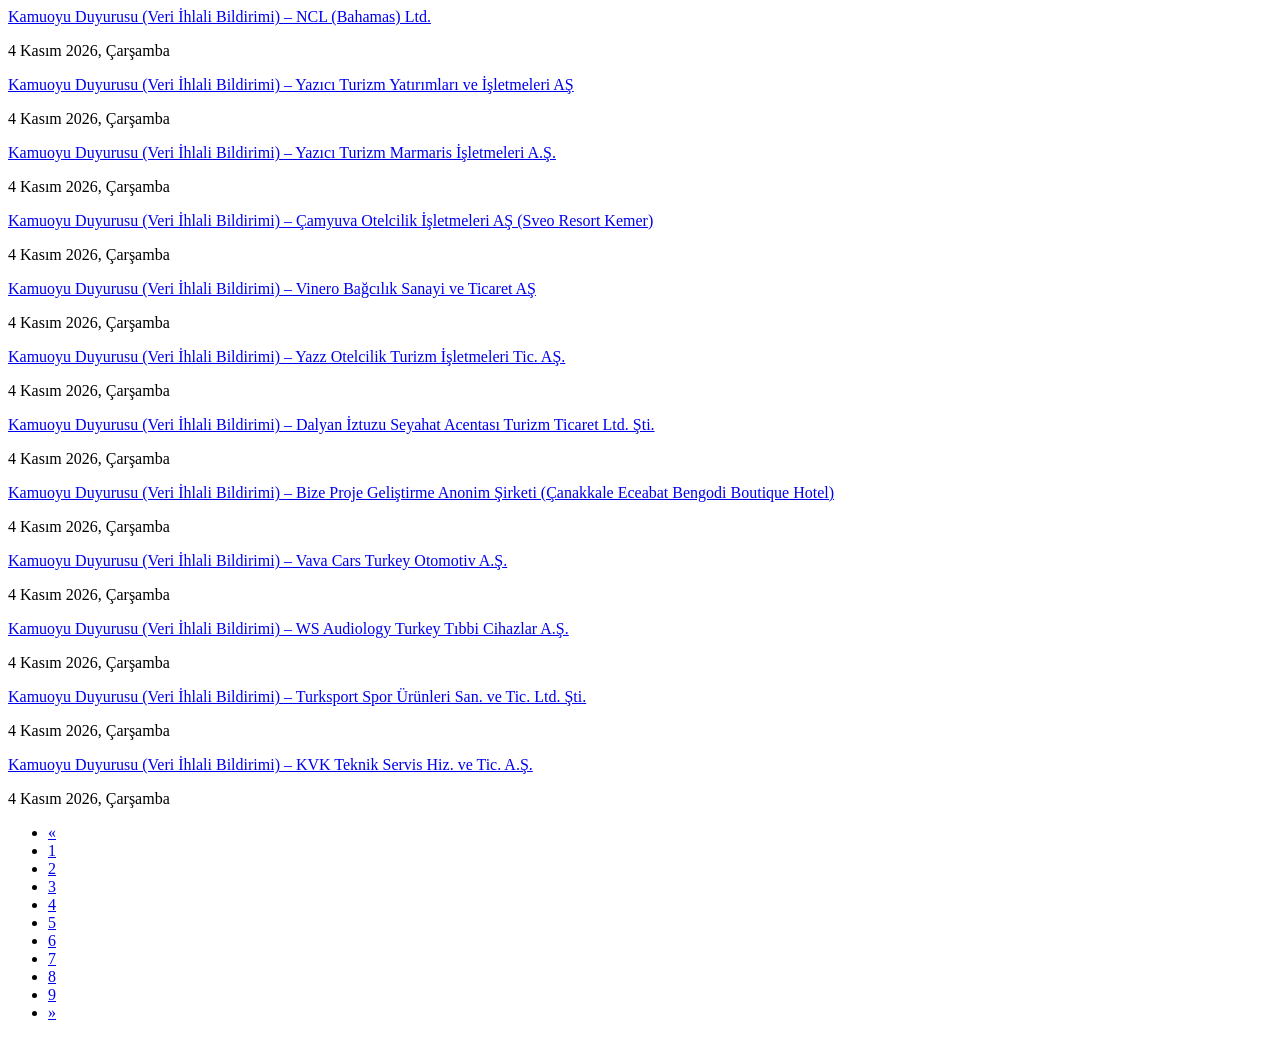
<file: tests/fixtures/list-page-1.html>
<!doctype html><html lang="tr"><meta charset="utf-8"><body>
<section class="news">
<div class="row">
<div class="col-lg-3">
<div class="news__box">
<a href="https://www.kvkk.gov.tr/Icerik/9092/kamuoyu-duyurusu-veri-ihlali-bildirimi-ncl-bahamas-ltd" title="Kamuoyu Duyurusu (Veri İhlali Bildirimi) – NCL (Bahamas) Ltd.">

</a>
<div class="news__box-meta">
<a href="https://www.kvkk.gov.tr/Icerik/9092/kamuoyu-duyurusu-veri-ihlali-bildirimi-ncl-bahamas-ltd" title="Kamuoyu Duyurusu (Veri İhlali Bildirimi) – NCL (Bahamas) Ltd.">
                            Kamuoyu Duyurusu (Veri İhlali Bildirimi) – NCL (Bahamas) Ltd.
                        </a>
<p class="date">4 Kasım 2026, Çarşamba</p>
</div>
</div>
</div>
<div class="col-lg-3">
<div class="news__box">
<a href="https://www.kvkk.gov.tr/Icerik/9091/kamuoyu-duyurusu-veri-ihlali-bildirimi-yazici-turizm-yatirimlari-ve-isletmeleri-as" title="Kamuoyu Duyurusu (Veri İhlali Bildirimi) – Yazıcı Turizm Yatırımları ve İşletmeleri AŞ">

</a>
<div class="news__box-meta">
<a href="https://www.kvkk.gov.tr/Icerik/9091/kamuoyu-duyurusu-veri-ihlali-bildirimi-yazici-turizm-yatirimlari-ve-isletmeleri-as" title="Kamuoyu Duyurusu (Veri İhlali Bildirimi) – Yazıcı Turizm Yatırımları ve İşletmeleri AŞ">
                            Kamuoyu Duyurusu (Veri İhlali Bildirimi) – Yazıcı Turizm Yatırımları ve İşletmeleri AŞ
                        </a>
<p class="date">4 Kasım 2026, Çarşamba</p>
</div>
</div>
</div>
<div class="col-lg-3">
<div class="news__box">
<a href="https://www.kvkk.gov.tr/Icerik/9090/kamuoyu-duyurusu-veri-ihlali-bildirimi-yazici-turizm-marmaris-isletmeleri-a-s" title="Kamuoyu Duyurusu (Veri İhlali Bildirimi) – Yazıcı Turizm Marmaris İşletmeleri A.Ş.">

</a>
<div class="news__box-meta">
<a href="https://www.kvkk.gov.tr/Icerik/9090/kamuoyu-duyurusu-veri-ihlali-bildirimi-yazici-turizm-marmaris-isletmeleri-a-s" title="Kamuoyu Duyurusu (Veri İhlali Bildirimi) – Yazıcı Turizm Marmaris İşletmeleri A.Ş.">
                            Kamuoyu Duyurusu (Veri İhlali Bildirimi) – Yazıcı Turizm Marmaris İşletmeleri A.Ş.
                        </a>
<p class="date">4 Kasım 2026, Çarşamba</p>
</div>
</div>
</div>
<div class="col-lg-3">
<div class="news__box">
<a href="https://www.kvkk.gov.tr/Icerik/9089/kamuoyu-duyurusu-veri-ihlali-bildirimi-camyuva-otelcilik-isletmeleri-as-sveo-resort-kemer" title="Kamuoyu Duyurusu (Veri İhlali Bildirimi) – Çamyuva Otelcilik İşletmeleri AŞ (Sveo Resort Kemer)">

</a>
<div class="news__box-meta">
<a href="https://www.kvkk.gov.tr/Icerik/9089/kamuoyu-duyurusu-veri-ihlali-bildirimi-camyuva-otelcilik-isletmeleri-as-sveo-resort-kemer" title="Kamuoyu Duyurusu (Veri İhlali Bildirimi) – Çamyuva Otelcilik İşletmeleri AŞ (Sveo Resort Kemer)">
                            Kamuoyu Duyurusu (Veri İhlali Bildirimi) – Çamyuva Otelcilik İşletmeleri AŞ (Sveo Resort Kemer)
                        </a>
<p class="date">4 Kasım 2026, Çarşamba</p>
</div>
</div>
</div>
<div class="col-lg-3">
<div class="news__box">
<a href="https://www.kvkk.gov.tr/Icerik/9088/kamuoyu-duyurusu-veri-ihlali-bildirimi-vinero-bagcilik-sanayi-ve-ticaret-as" title="Kamuoyu Duyurusu (Veri İhlali Bildirimi) – Vinero Bağcılık Sanayi ve Ticaret AŞ">

</a>
<div class="news__box-meta">
<a href="https://www.kvkk.gov.tr/Icerik/9088/kamuoyu-duyurusu-veri-ihlali-bildirimi-vinero-bagcilik-sanayi-ve-ticaret-as" title="Kamuoyu Duyurusu (Veri İhlali Bildirimi) – Vinero Bağcılık Sanayi ve Ticaret AŞ">
                            Kamuoyu Duyurusu (Veri İhlali Bildirimi) – Vinero Bağcılık Sanayi ve Ticaret AŞ
                        </a>
<p class="date">4 Kasım 2026, Çarşamba</p>
</div>
</div>
</div>
<div class="col-lg-3">
<div class="news__box">
<a href="https://www.kvkk.gov.tr/Icerik/9087/kamuoyu-duyurusu-veri-ihlali-bildirimi-yazz-otelcilik-turizm-isletmeleri-tic-as" title="Kamuoyu Duyurusu (Veri İhlali Bildirimi) – Yazz Otelcilik Turizm İşletmeleri Tic. AŞ.">

</a>
<div class="news__box-meta">
<a href="https://www.kvkk.gov.tr/Icerik/9087/kamuoyu-duyurusu-veri-ihlali-bildirimi-yazz-otelcilik-turizm-isletmeleri-tic-as" title="Kamuoyu Duyurusu (Veri İhlali Bildirimi) – Yazz Otelcilik Turizm İşletmeleri Tic. AŞ.">
                            Kamuoyu Duyurusu (Veri İhlali Bildirimi) – Yazz Otelcilik Turizm İşletmeleri Tic. AŞ.
                        </a>
<p class="date">4 Kasım 2026, Çarşamba</p>
</div>
</div>
</div>
<div class="col-lg-3">
<div class="news__box">
<a href="https://www.kvkk.gov.tr/Icerik/9086/kamuoyu-duyurusu-veri-ihlali-bildirimi-dalyan-iztuzu-seyahat-acentasi-turizm-ticaret-ltd-sti" title="Kamuoyu Duyurusu (Veri İhlali Bildirimi) – Dalyan İztuzu Seyahat Acentası Turizm Ticaret Ltd. Şti.">

</a>
<div class="news__box-meta">
<a href="https://www.kvkk.gov.tr/Icerik/9086/kamuoyu-duyurusu-veri-ihlali-bildirimi-dalyan-iztuzu-seyahat-acentasi-turizm-ticaret-ltd-sti" title="Kamuoyu Duyurusu (Veri İhlali Bildirimi) – Dalyan İztuzu Seyahat Acentası Turizm Ticaret Ltd. Şti.">
                            Kamuoyu Duyurusu (Veri İhlali Bildirimi) – Dalyan İztuzu Seyahat Acentası Turizm Ticaret Ltd. Şti.
                        </a>
<p class="date">4 Kasım 2026, Çarşamba</p>
</div>
</div>
</div>
<div class="col-lg-3">
<div class="news__box">
<a href="https://www.kvkk.gov.tr/Icerik/9085/kamuoyu-duyurusu-veri-ihlali-bildirimi-bize-proje-gelistirme-anonim-sirketi-canakkale-eceabat-bengodi-boutique-hotel" title="Kamuoyu Duyurusu (Veri İhlali Bildirimi) – Bize Proje Geliştirme Anonim Şirketi (Çanakkale Eceabat Bengodi Boutique Hotel)">

</a>
<div class="news__box-meta">
<a href="https://www.kvkk.gov.tr/Icerik/9085/kamuoyu-duyurusu-veri-ihlali-bildirimi-bize-proje-gelistirme-anonim-sirketi-canakkale-eceabat-bengodi-boutique-hotel" title="Kamuoyu Duyurusu (Veri İhlali Bildirimi) – Bize Proje Geliştirme Anonim Şirketi (Çanakkale Eceabat Bengodi Boutique Hotel)">
                            Kamuoyu Duyurusu (Veri İhlali Bildirimi) – Bize Proje Geliştirme Anonim Şirketi (Çanakkale Eceabat Bengodi Boutique Hotel)
                        </a>
<p class="date">4 Kasım 2026, Çarşamba</p>
</div>
</div>
</div>
<div class="col-lg-3">
<div class="news__box">
<a href="https://www.kvkk.gov.tr/Icerik/9084/kamuoyu-duyurusu-veri-ihlali-bildirimi-vava-cars-turkey-otomotiv-a-s" title="Kamuoyu Duyurusu (Veri İhlali Bildirimi) – Vava Cars Turkey Otomotiv A.Ş.">

</a>
<div class="news__box-meta">
<a href="https://www.kvkk.gov.tr/Icerik/9084/kamuoyu-duyurusu-veri-ihlali-bildirimi-vava-cars-turkey-otomotiv-a-s" title="Kamuoyu Duyurusu (Veri İhlali Bildirimi) – Vava Cars Turkey Otomotiv A.Ş.">
                            Kamuoyu Duyurusu (Veri İhlali Bildirimi) – Vava Cars Turkey Otomotiv A.Ş.
                        </a>
<p class="date">4 Kasım 2026, Çarşamba</p>
</div>
</div>
</div>
<div class="col-lg-3">
<div class="news__box">
<a href="https://www.kvkk.gov.tr/Icerik/9083/kamuoyu-duyurusu-veri-ihlali-bildirimi-ws-audiology-turkey-tibbi-cihazlar-a-s" title="Kamuoyu Duyurusu (Veri İhlali Bildirimi) – WS Audiology Turkey Tıbbi Cihazlar A.Ş.">

</a>
<div class="news__box-meta">
<a href="https://www.kvkk.gov.tr/Icerik/9083/kamuoyu-duyurusu-veri-ihlali-bildirimi-ws-audiology-turkey-tibbi-cihazlar-a-s" title="Kamuoyu Duyurusu (Veri İhlali Bildirimi) – WS Audiology Turkey Tıbbi Cihazlar A.Ş.">
                            Kamuoyu Duyurusu (Veri İhlali Bildirimi) – WS Audiology Turkey Tıbbi Cihazlar A.Ş.
                        </a>
<p class="date">4 Kasım 2026, Çarşamba</p>
</div>
</div>
</div>
<div class="col-lg-3">
<div class="news__box">
<a href="https://www.kvkk.gov.tr/Icerik/9082/kamuoyu-duyurusu-veri-ihlali-bildirimi-turksport-spor-urunleri-san-ve-tic-ltd-sti" title="Kamuoyu Duyurusu (Veri İhlali Bildirimi) – Turksport Spor Ürünleri San. ve Tic. Ltd. Şti.">

</a>
<div class="news__box-meta">
<a href="https://www.kvkk.gov.tr/Icerik/9082/kamuoyu-duyurusu-veri-ihlali-bildirimi-turksport-spor-urunleri-san-ve-tic-ltd-sti" title="Kamuoyu Duyurusu (Veri İhlali Bildirimi) – Turksport Spor Ürünleri San. ve Tic. Ltd. Şti.">
                            Kamuoyu Duyurusu (Veri İhlali Bildirimi) – Turksport Spor Ürünleri San. ve Tic. Ltd. Şti.
                        </a>
<p class="date">4 Kasım 2026, Çarşamba</p>
</div>
</div>
</div>
<div class="col-lg-3">
<div class="news__box">
<a href="https://www.kvkk.gov.tr/Icerik/9081/kamuoyu-duyurusu-veri-ihlali-bildirimi-kvk-teknik-servis-hiz-ve-tic-a-s" title="Kamuoyu Duyurusu (Veri İhlali Bildirimi) – KVK Teknik Servis Hiz. ve Tic. A.Ş.">

</a>
<div class="news__box-meta">
<a href="https://www.kvkk.gov.tr/Icerik/9081/kamuoyu-duyurusu-veri-ihlali-bildirimi-kvk-teknik-servis-hiz-ve-tic-a-s" title="Kamuoyu Duyurusu (Veri İhlali Bildirimi) – KVK Teknik Servis Hiz. ve Tic. A.Ş.">
                            Kamuoyu Duyurusu (Veri İhlali Bildirimi) – KVK Teknik Servis Hiz. ve Tic. A.Ş.
                        </a>
<p class="date">4 Kasım 2026, Çarşamba</p>
</div>
</div>
</div>
<div class="col-lg-12">
<nav aria-label="Page navigation example">
<ul class="pagination justify-content-center">
<li class="page-item previous">
<a class="page-link" href="https://www.kvkk.gov.tr/veri-ihlali-bildirimi/?page=1" title="İlk Sayfa">
<span aria-hidden="true">«</span>
</a>
</li>
<li class="page-item active">
<a class="page-link" href="https://www.kvkk.gov.tr/veri-ihlali-bildirimi/?page=1" title="Sayfa 1">
<span>1</span>
</a>
</li>
<li class="page-item">
<a class="page-link" href="https://www.kvkk.gov.tr/veri-ihlali-bildirimi/?page=2" title="Sayfa 2">
<span>2</span>
</a>
</li>
<li class="page-item">
<a class="page-link" href="https://www.kvkk.gov.tr/veri-ihlali-bildirimi/?page=3" title="Sayfa 3">
<span>3</span>
</a>
</li>
<li class="page-item">
<a class="page-link" href="https://www.kvkk.gov.tr/veri-ihlali-bildirimi/?page=4" title="Sayfa 4">
<span>4</span>
</a>
</li>
<li class="page-item">
<a class="page-link" href="https://www.kvkk.gov.tr/veri-ihlali-bildirimi/?page=5" title="Sayfa 5">
<span>5</span>
</a>
</li>
<li class="page-item">
<a class="page-link" href="https://www.kvkk.gov.tr/veri-ihlali-bildirimi/?page=6" title="Sayfa 6">
<span>6</span>
</a>
</li>
<li class="page-item">
<a class="page-link" href="https://www.kvkk.gov.tr/veri-ihlali-bildirimi/?page=7" title="Sayfa 7">
<span>7</span>
</a>
</li>
<li class="page-item">
<a class="page-link" href="https://www.kvkk.gov.tr/veri-ihlali-bildirimi/?page=8" title="Sayfa 8">
<span>8</span>
</a>
</li>
<li class="page-item">
<a class="page-link" href="https://www.kvkk.gov.tr/veri-ihlali-bildirimi/?page=9" title="Sayfa 9">
<span>9</span>
</a>
</li>
<li class="page-item next">
<a class="page-link" href="https://www.kvkk.gov.tr/veri-ihlali-bildirimi/?page=9" title="Son Sayfa">
<span aria-hidden="true">»</span>
</a>
</li>
</ul>
</nav>
</div>
</div>
</section>
</body></html>
</file>
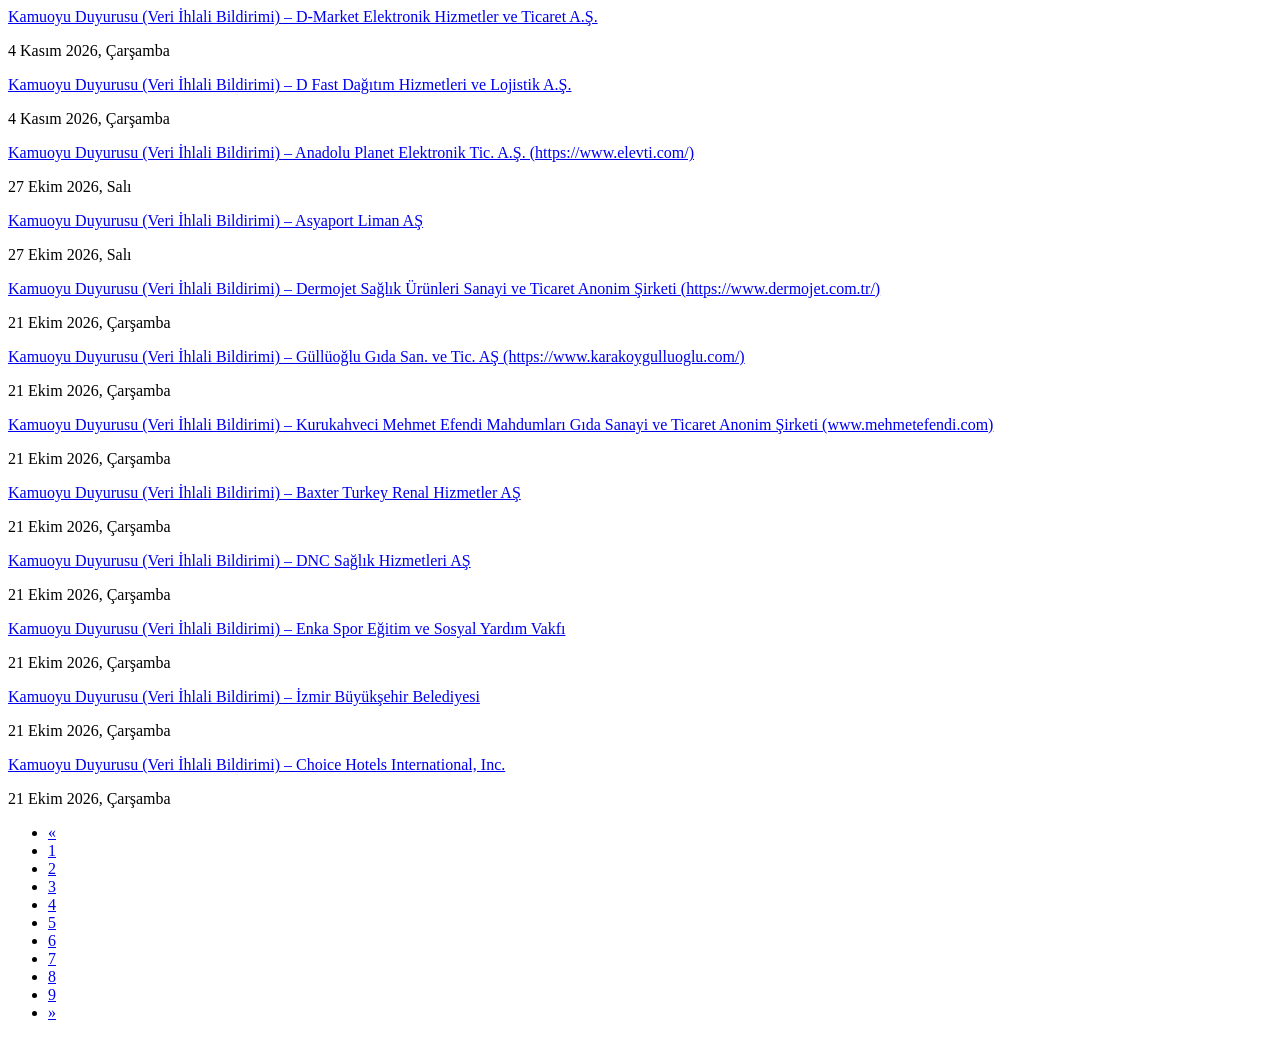
<file: tests/fixtures/list-page-2.html>
<!doctype html><html lang="tr"><meta charset="utf-8"><body>
<section class="news">
<div class="row">
<div class="col-lg-3">
<div class="news__box">
<a href="https://www.kvkk.gov.tr/Icerik/9080/kamuoyu-duyurusu-veri-ihlali-bildirimi-d-market-elektronik-hizmetler-ve-ticaret-a-s" title="Kamuoyu Duyurusu (Veri İhlali Bildirimi) – D-Market Elektronik Hizmetler ve Ticaret A.Ş.">

</a>
<div class="news__box-meta">
<a href="https://www.kvkk.gov.tr/Icerik/9080/kamuoyu-duyurusu-veri-ihlali-bildirimi-d-market-elektronik-hizmetler-ve-ticaret-a-s" title="Kamuoyu Duyurusu (Veri İhlali Bildirimi) – D-Market Elektronik Hizmetler ve Ticaret A.Ş.">
                            Kamuoyu Duyurusu (Veri İhlali Bildirimi) – D-Market Elektronik Hizmetler ve Ticaret A.Ş.
                        </a>
<p class="date">4 Kasım 2026, Çarşamba</p>
</div>
</div>
</div>
<div class="col-lg-3">
<div class="news__box">
<a href="https://www.kvkk.gov.tr/Icerik/9079/kamuoyu-duyurusu-veri-ihlali-bildirimi-d-fast-dagitim-hizmetleri-ve-lojistik-a-s" title="Kamuoyu Duyurusu (Veri İhlali Bildirimi) – D Fast Dağıtım Hizmetleri ve Lojistik A.Ş.">

</a>
<div class="news__box-meta">
<a href="https://www.kvkk.gov.tr/Icerik/9079/kamuoyu-duyurusu-veri-ihlali-bildirimi-d-fast-dagitim-hizmetleri-ve-lojistik-a-s" title="Kamuoyu Duyurusu (Veri İhlali Bildirimi) – D Fast Dağıtım Hizmetleri ve Lojistik A.Ş.">
                            Kamuoyu Duyurusu (Veri İhlali Bildirimi) – D Fast Dağıtım Hizmetleri ve Lojistik A.Ş.
                        </a>
<p class="date">4 Kasım 2026, Çarşamba</p>
</div>
</div>
</div>
<div class="col-lg-3">
<div class="news__box">
<a href="https://www.kvkk.gov.tr/Icerik/9076/kamuoyu-duyurusu-veri-ihlali-bildirimi-anadolu-planet-elektronik-tic-a-s-https-www-elevti-com" title="Kamuoyu Duyurusu (Veri İhlali Bildirimi) – Anadolu Planet Elektronik Tic. A.Ş. (https://www.elevti.com/)">

</a>
<div class="news__box-meta">
<a href="https://www.kvkk.gov.tr/Icerik/9076/kamuoyu-duyurusu-veri-ihlali-bildirimi-anadolu-planet-elektronik-tic-a-s-https-www-elevti-com" title="Kamuoyu Duyurusu (Veri İhlali Bildirimi) – Anadolu Planet Elektronik Tic. A.Ş. (https://www.elevti.com/)">
                            Kamuoyu Duyurusu (Veri İhlali Bildirimi) – Anadolu Planet Elektronik Tic. A.Ş. (https://www.elevti.com/)
                        </a>
<p class="date">27 Ekim 2026, Salı</p>
</div>
</div>
</div>
<div class="col-lg-3">
<div class="news__box">
<a href="https://www.kvkk.gov.tr/Icerik/9075/kamuoyu-duyurusu-veri-ihlali-bildirimi-asyaport-liman-as" title="Kamuoyu Duyurusu (Veri İhlali Bildirimi) – Asyaport Liman AŞ">

</a>
<div class="news__box-meta">
<a href="https://www.kvkk.gov.tr/Icerik/9075/kamuoyu-duyurusu-veri-ihlali-bildirimi-asyaport-liman-as" title="Kamuoyu Duyurusu (Veri İhlali Bildirimi) – Asyaport Liman AŞ">
                            Kamuoyu Duyurusu (Veri İhlali Bildirimi) – Asyaport Liman AŞ
                        </a>
<p class="date">27 Ekim 2026, Salı</p>
</div>
</div>
</div>
<div class="col-lg-3">
<div class="news__box">
<a href="https://www.kvkk.gov.tr/Icerik/9073/kamuoyu-duyurusu-veri-ihlali-bildirimi-dermojet-saglik-urunleri-sanayi-ve-ticaret-anonim-sirketi-https-www-dermojet-com-tr" title="Kamuoyu Duyurusu (Veri İhlali Bildirimi) – Dermojet Sağlık Ürünleri Sanayi ve Ticaret Anonim Şirketi (https://www.dermojet.com.tr/)">

</a>
<div class="news__box-meta">
<a href="https://www.kvkk.gov.tr/Icerik/9073/kamuoyu-duyurusu-veri-ihlali-bildirimi-dermojet-saglik-urunleri-sanayi-ve-ticaret-anonim-sirketi-https-www-dermojet-com-tr" title="Kamuoyu Duyurusu (Veri İhlali Bildirimi) – Dermojet Sağlık Ürünleri Sanayi ve Ticaret Anonim Şirketi (https://www.dermojet.com.tr/)">
                            Kamuoyu Duyurusu (Veri İhlali Bildirimi) – Dermojet Sağlık Ürünleri Sanayi ve Ticaret Anonim Şirketi (https://www.dermojet.com.tr/)
                        </a>
<p class="date">21 Ekim 2026, Çarşamba</p>
</div>
</div>
</div>
<div class="col-lg-3">
<div class="news__box">
<a href="https://www.kvkk.gov.tr/Icerik/9072/kamuoyu-duyurusu-veri-ihlali-bildirimi-gulluoglu-gida-san-ve-tic-as-https-www-karakoygulluoglu-com" title="Kamuoyu Duyurusu (Veri İhlali Bildirimi) – Güllüoğlu Gıda San. ve Tic. AŞ (https://www.karakoygulluoglu.com/)">

</a>
<div class="news__box-meta">
<a href="https://www.kvkk.gov.tr/Icerik/9072/kamuoyu-duyurusu-veri-ihlali-bildirimi-gulluoglu-gida-san-ve-tic-as-https-www-karakoygulluoglu-com" title="Kamuoyu Duyurusu (Veri İhlali Bildirimi) – Güllüoğlu Gıda San. ve Tic. AŞ (https://www.karakoygulluoglu.com/)">
                            Kamuoyu Duyurusu (Veri İhlali Bildirimi) – Güllüoğlu Gıda San. ve Tic. AŞ (https://www.karakoygulluoglu.com/)
                        </a>
<p class="date">21 Ekim 2026, Çarşamba</p>
</div>
</div>
</div>
<div class="col-lg-3">
<div class="news__box">
<a href="https://www.kvkk.gov.tr/Icerik/9071/kamuoyu-duyurusu-veri-ihlali-bildirimi-kurukahveci-mehmet-efendi-mahdumlari-gida-sanayi-ve-ticaret-anonim-sirketi-www-mehmetefendi-com" title="Kamuoyu Duyurusu (Veri İhlali Bildirimi) – Kurukahveci Mehmet Efendi Mahdumları Gıda Sanayi ve Ticaret Anonim Şirketi (www.mehmetefendi.com)">

</a>
<div class="news__box-meta">
<a href="https://www.kvkk.gov.tr/Icerik/9071/kamuoyu-duyurusu-veri-ihlali-bildirimi-kurukahveci-mehmet-efendi-mahdumlari-gida-sanayi-ve-ticaret-anonim-sirketi-www-mehmetefendi-com" title="Kamuoyu Duyurusu (Veri İhlali Bildirimi) – Kurukahveci Mehmet Efendi Mahdumları Gıda Sanayi ve Ticaret Anonim Şirketi (www.mehmetefendi.com)">
                            Kamuoyu Duyurusu (Veri İhlali Bildirimi) – Kurukahveci Mehmet Efendi Mahdumları Gıda Sanayi ve Ticaret Anonim Şirketi (www.mehmetefendi.com)
                        </a>
<p class="date">21 Ekim 2026, Çarşamba</p>
</div>
</div>
</div>
<div class="col-lg-3">
<div class="news__box">
<a href="https://www.kvkk.gov.tr/Icerik/9070/kamuoyu-duyurusu-veri-ihlali-bildirimi-baxter-turkey-renal-hizmetler-as" title="Kamuoyu Duyurusu (Veri İhlali Bildirimi) – Baxter Turkey Renal Hizmetler AŞ">

</a>
<div class="news__box-meta">
<a href="https://www.kvkk.gov.tr/Icerik/9070/kamuoyu-duyurusu-veri-ihlali-bildirimi-baxter-turkey-renal-hizmetler-as" title="Kamuoyu Duyurusu (Veri İhlali Bildirimi) – Baxter Turkey Renal Hizmetler AŞ">
                            Kamuoyu Duyurusu (Veri İhlali Bildirimi) – Baxter Turkey Renal Hizmetler AŞ
                        </a>
<p class="date">21 Ekim 2026, Çarşamba</p>
</div>
</div>
</div>
<div class="col-lg-3">
<div class="news__box">
<a href="https://www.kvkk.gov.tr/Icerik/9069/kamuoyu-duyurusu-veri-ihlali-bildirimi-dnc-saglik-hizmetleri-as" title="Kamuoyu Duyurusu (Veri İhlali Bildirimi) – DNC Sağlık Hizmetleri AŞ">

</a>
<div class="news__box-meta">
<a href="https://www.kvkk.gov.tr/Icerik/9069/kamuoyu-duyurusu-veri-ihlali-bildirimi-dnc-saglik-hizmetleri-as" title="Kamuoyu Duyurusu (Veri İhlali Bildirimi) – DNC Sağlık Hizmetleri AŞ">
                            Kamuoyu Duyurusu (Veri İhlali Bildirimi) – DNC Sağlık Hizmetleri AŞ
                        </a>
<p class="date">21 Ekim 2026, Çarşamba</p>
</div>
</div>
</div>
<div class="col-lg-3">
<div class="news__box">
<a href="https://www.kvkk.gov.tr/Icerik/9068/kamuoyu-duyurusu-veri-ihlali-bildirimi-enka-spor-egitim-ve-sosyal-yardim-vakfi" title="Kamuoyu Duyurusu (Veri İhlali Bildirimi) – Enka Spor Eğitim ve Sosyal Yardım Vakfı">

</a>
<div class="news__box-meta">
<a href="https://www.kvkk.gov.tr/Icerik/9068/kamuoyu-duyurusu-veri-ihlali-bildirimi-enka-spor-egitim-ve-sosyal-yardim-vakfi" title="Kamuoyu Duyurusu (Veri İhlali Bildirimi) – Enka Spor Eğitim ve Sosyal Yardım Vakfı">
                            Kamuoyu Duyurusu (Veri İhlali Bildirimi) – Enka Spor Eğitim ve Sosyal Yardım Vakfı
                        </a>
<p class="date">21 Ekim 2026, Çarşamba</p>
</div>
</div>
</div>
<div class="col-lg-3">
<div class="news__box">
<a href="https://www.kvkk.gov.tr/Icerik/9067/kamuoyu-duyurusu-veri-ihlali-bildirimi-izmir-buyuksehir-belediyesi" title="Kamuoyu Duyurusu (Veri İhlali Bildirimi) – İzmir Büyükşehir Belediyesi">

</a>
<div class="news__box-meta">
<a href="https://www.kvkk.gov.tr/Icerik/9067/kamuoyu-duyurusu-veri-ihlali-bildirimi-izmir-buyuksehir-belediyesi" title="Kamuoyu Duyurusu (Veri İhlali Bildirimi) – İzmir Büyükşehir Belediyesi">
                            Kamuoyu Duyurusu (Veri İhlali Bildirimi) – İzmir Büyükşehir Belediyesi
                        </a>
<p class="date">21 Ekim 2026, Çarşamba</p>
</div>
</div>
</div>
<div class="col-lg-3">
<div class="news__box">
<a href="https://www.kvkk.gov.tr/Icerik/9066/kamuoyu-duyurusu-veri-ihlali-bildirimi-choice-hotels-international-inc" title="Kamuoyu Duyurusu (Veri İhlali Bildirimi) – Choice Hotels International, Inc.">

</a>
<div class="news__box-meta">
<a href="https://www.kvkk.gov.tr/Icerik/9066/kamuoyu-duyurusu-veri-ihlali-bildirimi-choice-hotels-international-inc" title="Kamuoyu Duyurusu (Veri İhlali Bildirimi) – Choice Hotels International, Inc.">
                            Kamuoyu Duyurusu (Veri İhlali Bildirimi) – Choice Hotels International, Inc.
                        </a>
<p class="date">21 Ekim 2026, Çarşamba</p>
</div>
</div>
</div>
<div class="col-lg-12">
<nav aria-label="Page navigation example">
<ul class="pagination justify-content-center">
<li class="page-item previous">
<a class="page-link" href="https://www.kvkk.gov.tr/veri-ihlali-bildirimi/?page=1" title="İlk Sayfa">
<span aria-hidden="true">«</span>
</a>
</li>
<li class="page-item">
<a class="page-link" href="https://www.kvkk.gov.tr/veri-ihlali-bildirimi/?page=1" title="Sayfa 1">
<span>1</span>
</a>
</li>
<li class="page-item active">
<a class="page-link" href="https://www.kvkk.gov.tr/veri-ihlali-bildirimi/?page=2" title="Sayfa 2">
<span>2</span>
</a>
</li>
<li class="page-item">
<a class="page-link" href="https://www.kvkk.gov.tr/veri-ihlali-bildirimi/?page=3" title="Sayfa 3">
<span>3</span>
</a>
</li>
<li class="page-item">
<a class="page-link" href="https://www.kvkk.gov.tr/veri-ihlali-bildirimi/?page=4" title="Sayfa 4">
<span>4</span>
</a>
</li>
<li class="page-item">
<a class="page-link" href="https://www.kvkk.gov.tr/veri-ihlali-bildirimi/?page=5" title="Sayfa 5">
<span>5</span>
</a>
</li>
<li class="page-item">
<a class="page-link" href="https://www.kvkk.gov.tr/veri-ihlali-bildirimi/?page=6" title="Sayfa 6">
<span>6</span>
</a>
</li>
<li class="page-item">
<a class="page-link" href="https://www.kvkk.gov.tr/veri-ihlali-bildirimi/?page=7" title="Sayfa 7">
<span>7</span>
</a>
</li>
<li class="page-item">
<a class="page-link" href="https://www.kvkk.gov.tr/veri-ihlali-bildirimi/?page=8" title="Sayfa 8">
<span>8</span>
</a>
</li>
<li class="page-item">
<a class="page-link" href="https://www.kvkk.gov.tr/veri-ihlali-bildirimi/?page=9" title="Sayfa 9">
<span>9</span>
</a>
</li>
<li class="page-item next">
<a class="page-link" href="https://www.kvkk.gov.tr/veri-ihlali-bildirimi/?page=9" title="Son Sayfa">
<span aria-hidden="true">»</span>
</a>
</li>
</ul>
</nav>
</div>
</div>
</section>
</body></html>
</file>
<file: docs/styles.css>
:root{color-scheme:light;--ink:#142a30;--muted:#52676b;--paper:#f7f8f4;--line:#d5dfd7;--accent:#c5ed77;--green:#184f3a}*{box-sizing:border-box}body{margin:0;background:var(--paper);color:var(--ink);font:16px/1.65 system-ui,-apple-system,BlinkMacSystemFont,"Segoe UI",sans-serif}a{color:inherit;text-underline-offset:5px}a:hover{color:var(--green)}a:focus-visible{outline:3px solid #147456;outline-offset:6px}.shell{max-width:1120px;margin:auto;padding:0 40px}.topbar{min-height:104px;display:flex;align-items:center;justify-content:space-between;gap:24px;border-bottom:1px solid var(--line);font-size:.82rem}.brand{display:flex;align-items:center;gap:14px;text-decoration:none;font-weight:750;letter-spacing:.08em}.mark{display:grid;place-items:center;background:var(--ink);color:var(--accent);width:40px;height:40px;font-size:20px;letter-spacing:-.09em}.hero{padding:78px 0 64px;max-width:760px}.eyebrow{font-size:.7rem;font-weight:700;letter-spacing:.14em;color:var(--green)}h1{font-size:clamp(2.6rem,7vw,5.5rem);line-height:1.06;letter-spacing:-.06em;font-weight:650;margin:24px 0}h1 span{color:var(--green)}.intro{font-size:1.1rem;color:var(--muted);margin:28px 0}.subscribe{display:inline-flex;align-items:center;gap:28px;background:var(--accent);padding:15px 22px;border:1px solid #9ecb53;font-weight:700;text-decoration:none;border-radius:4px}.independent{font-size:.78rem;color:var(--muted);margin-top:18px}.listing{border-top:2px solid var(--ink);padding-top:26px}.list-heading{display:flex;justify-content:space-between;align-items:center;gap:16px}.list-heading h2{font-size:1.35rem;letter-spacing:-.03em;margin:0}.list-heading>span{font-size:.65rem;letter-spacing:.1em;color:var(--muted)}.count{font-size:.75rem;padding:4px 9px;margin-left:8px;background:#e5ebe1;border-radius:20px;vertical-align:middle}.checked{font-size:.75rem;color:var(--muted);margin:10px 0 26px}.announcements{list-style:none;margin:0;padding:0}.announcement{display:grid;grid-template-columns:110px 1fr;column-gap:28px;padding:27px 0;border-top:1px solid var(--line)}.announcement time{grid-row:1/3;font-size:.8rem;color:var(--muted);padding-top:4px;font-variant-numeric:tabular-nums}.announcement h3{font-size:1.03rem;line-height:1.55;font-weight:600;margin:0}.announcement h3 a{text-decoration:none}.announcement h3 a:hover{text-decoration:underline}.announcement h3 span{color:var(--green)}.source{font-size:.7rem;color:var(--muted);margin-top:8px}.note{margin:50px 0;padding:26px 30px;background:#eaf0e5;border-left:3px solid var(--green);font-size:.85rem}.note p{color:var(--muted);margin:6px 0 0;max-width:760px}footer{border-top:1px solid var(--line);padding:28px 0 40px;display:flex;gap:24px;flex-wrap:wrap;color:var(--muted);font-size:.72rem}footer span{margin-right:auto}.skip{position:absolute;top:-100px;left:20px;background:var(--ink);color:white;padding:12px;z-index:1}.skip:focus{top:10px}@media(max-width:600px){.shell{padding:0 22px}.topbar{min-height:80px;font-size:.65rem;gap:12px}.brand{gap:9px;letter-spacing:.02em}.mark{width:30px;height:30px}.hero{padding:48px 0}.eyebrow{font-size:.6rem}.intro{font-size:1rem}.announcement{grid-template-columns:1fr;padding:22px 0;gap:6px}.announcement time{grid-row:auto}.list-heading>span{display:none}.checked{line-height:1.8}.note{padding:20px}footer{gap:16px}footer span{flex-basis:100%}}
</file>
